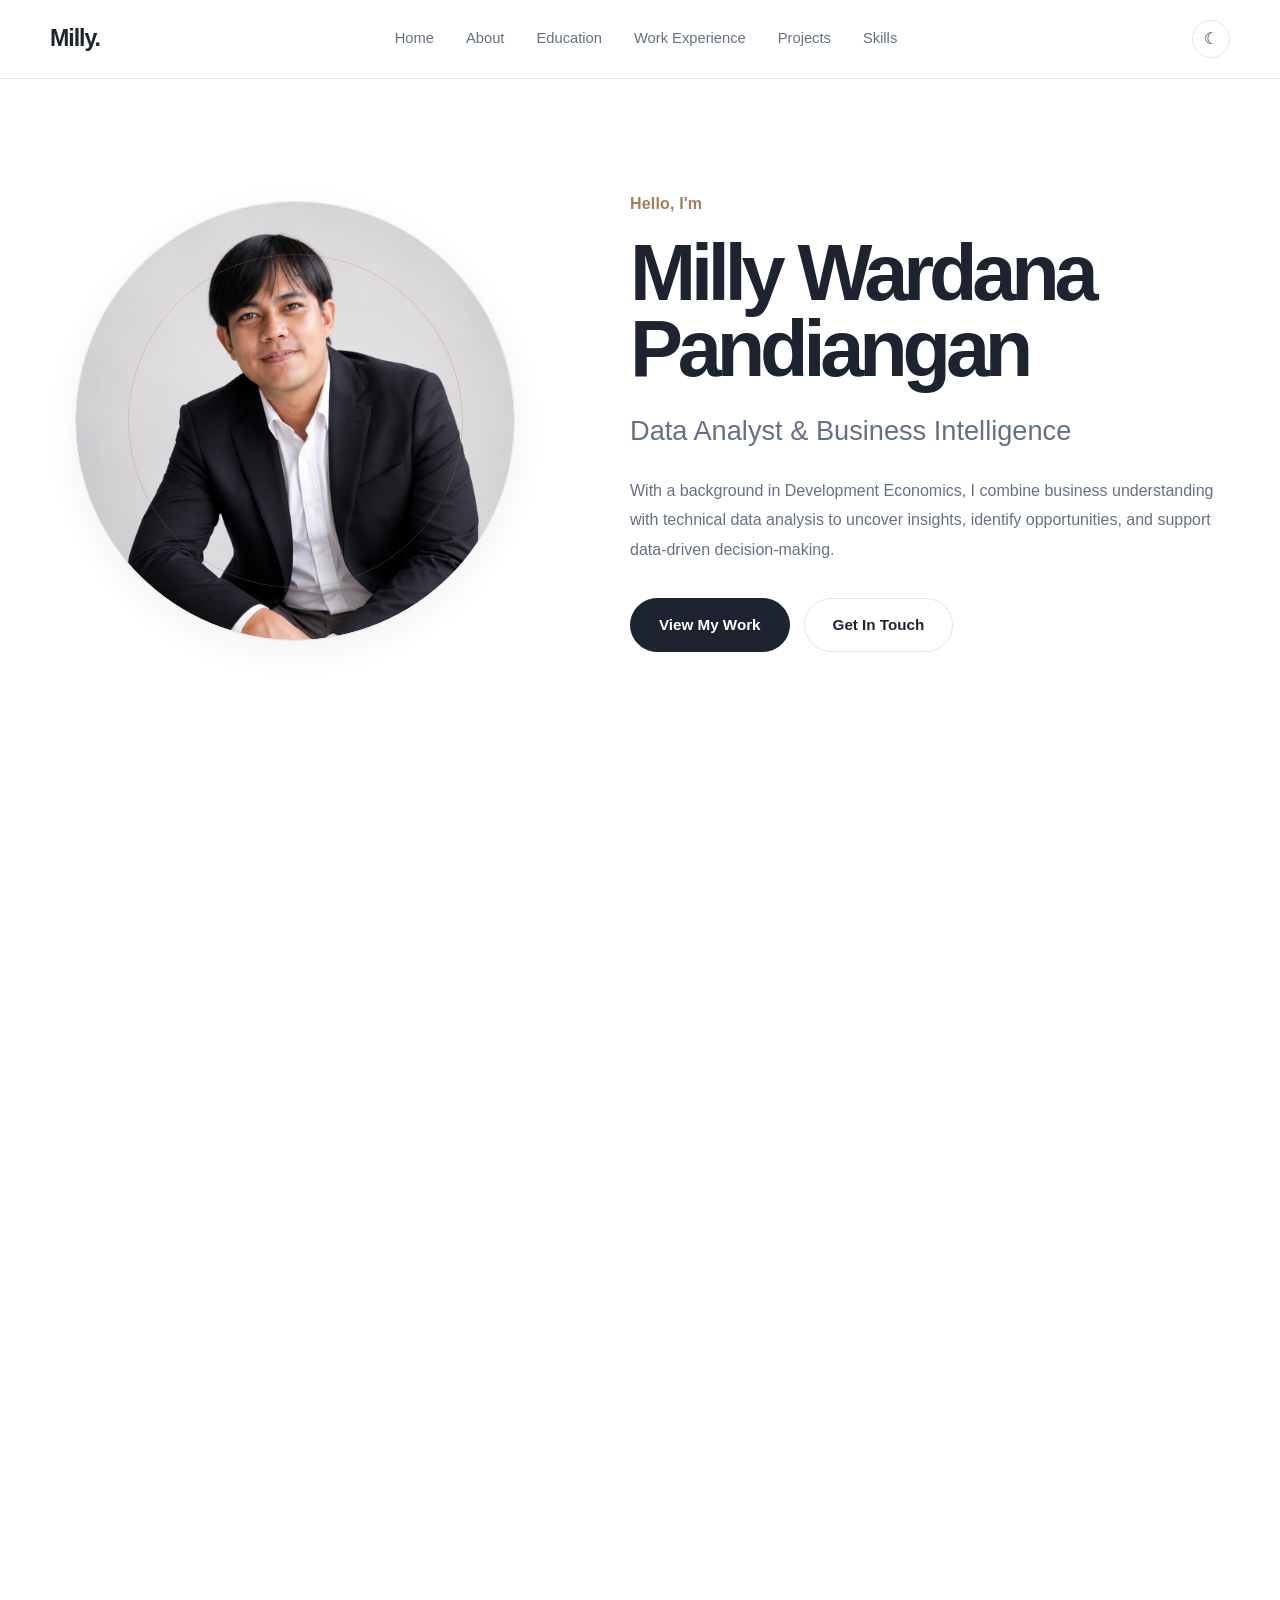
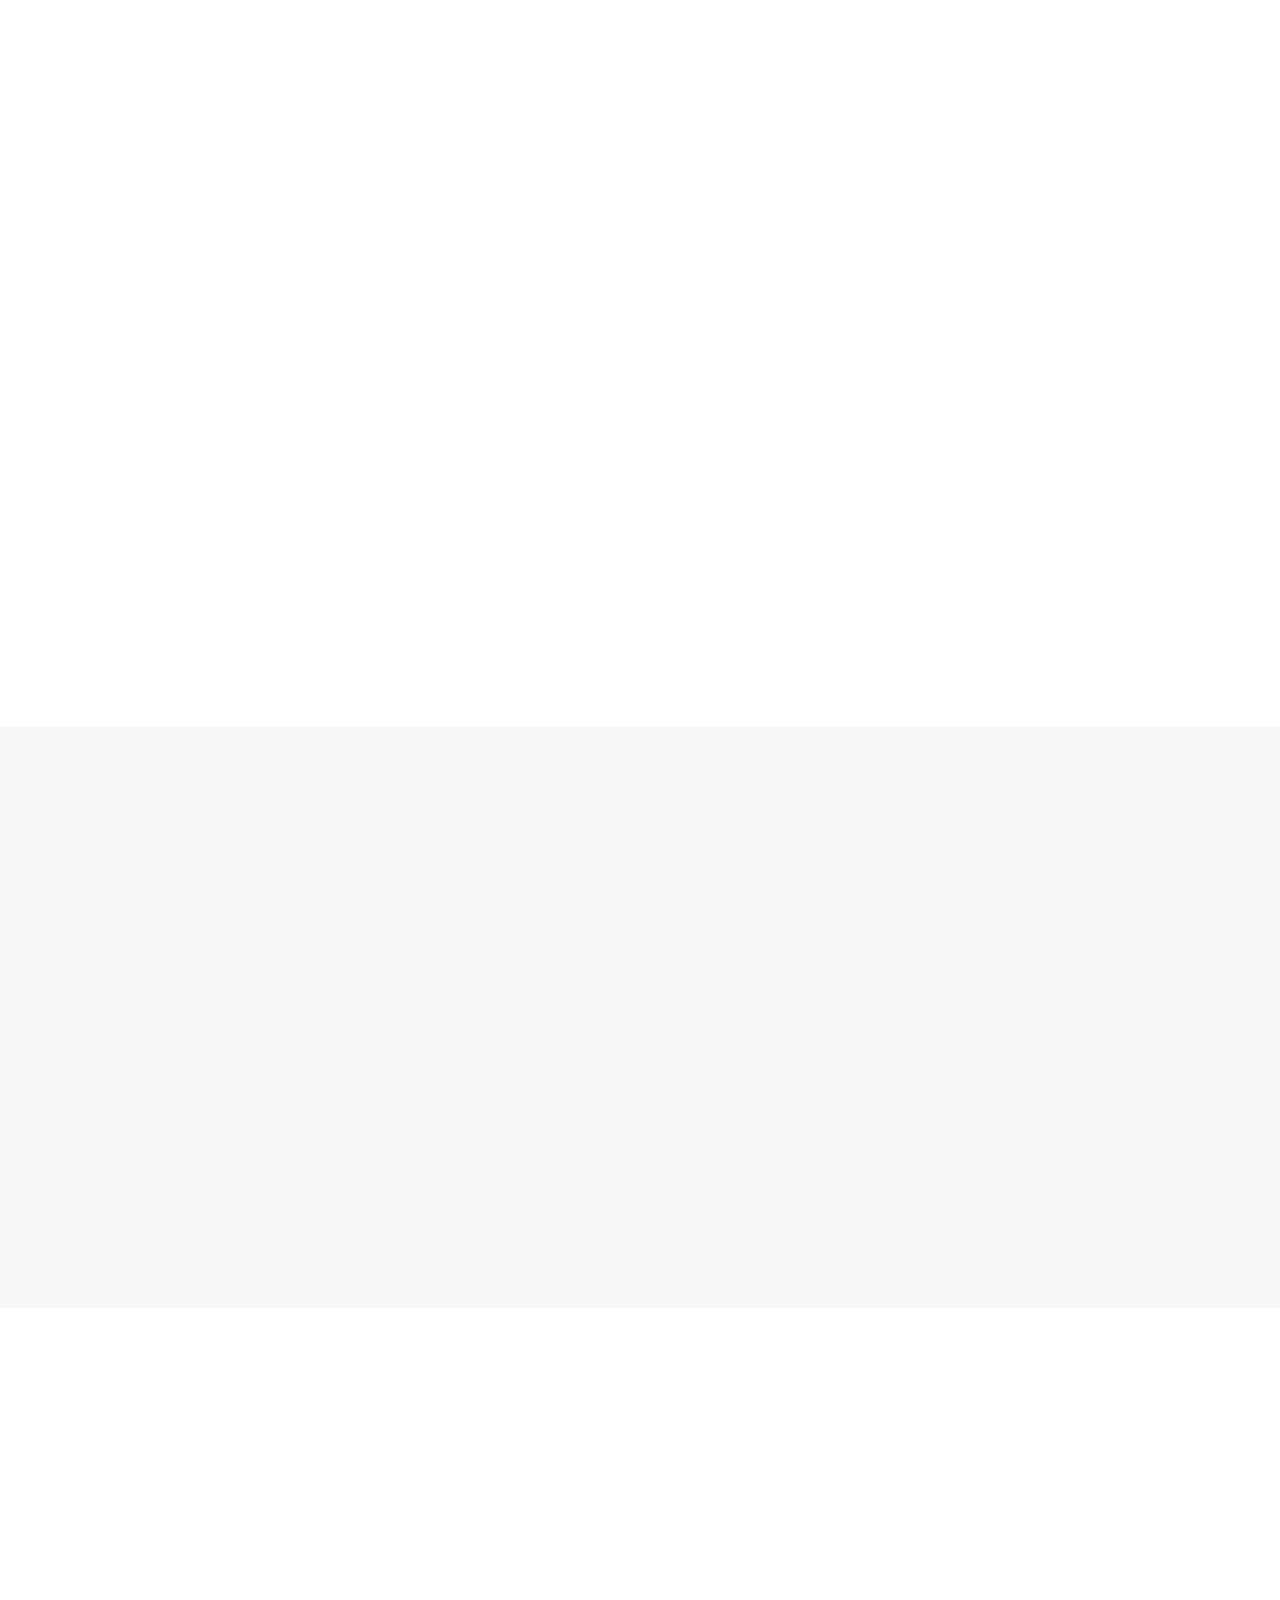
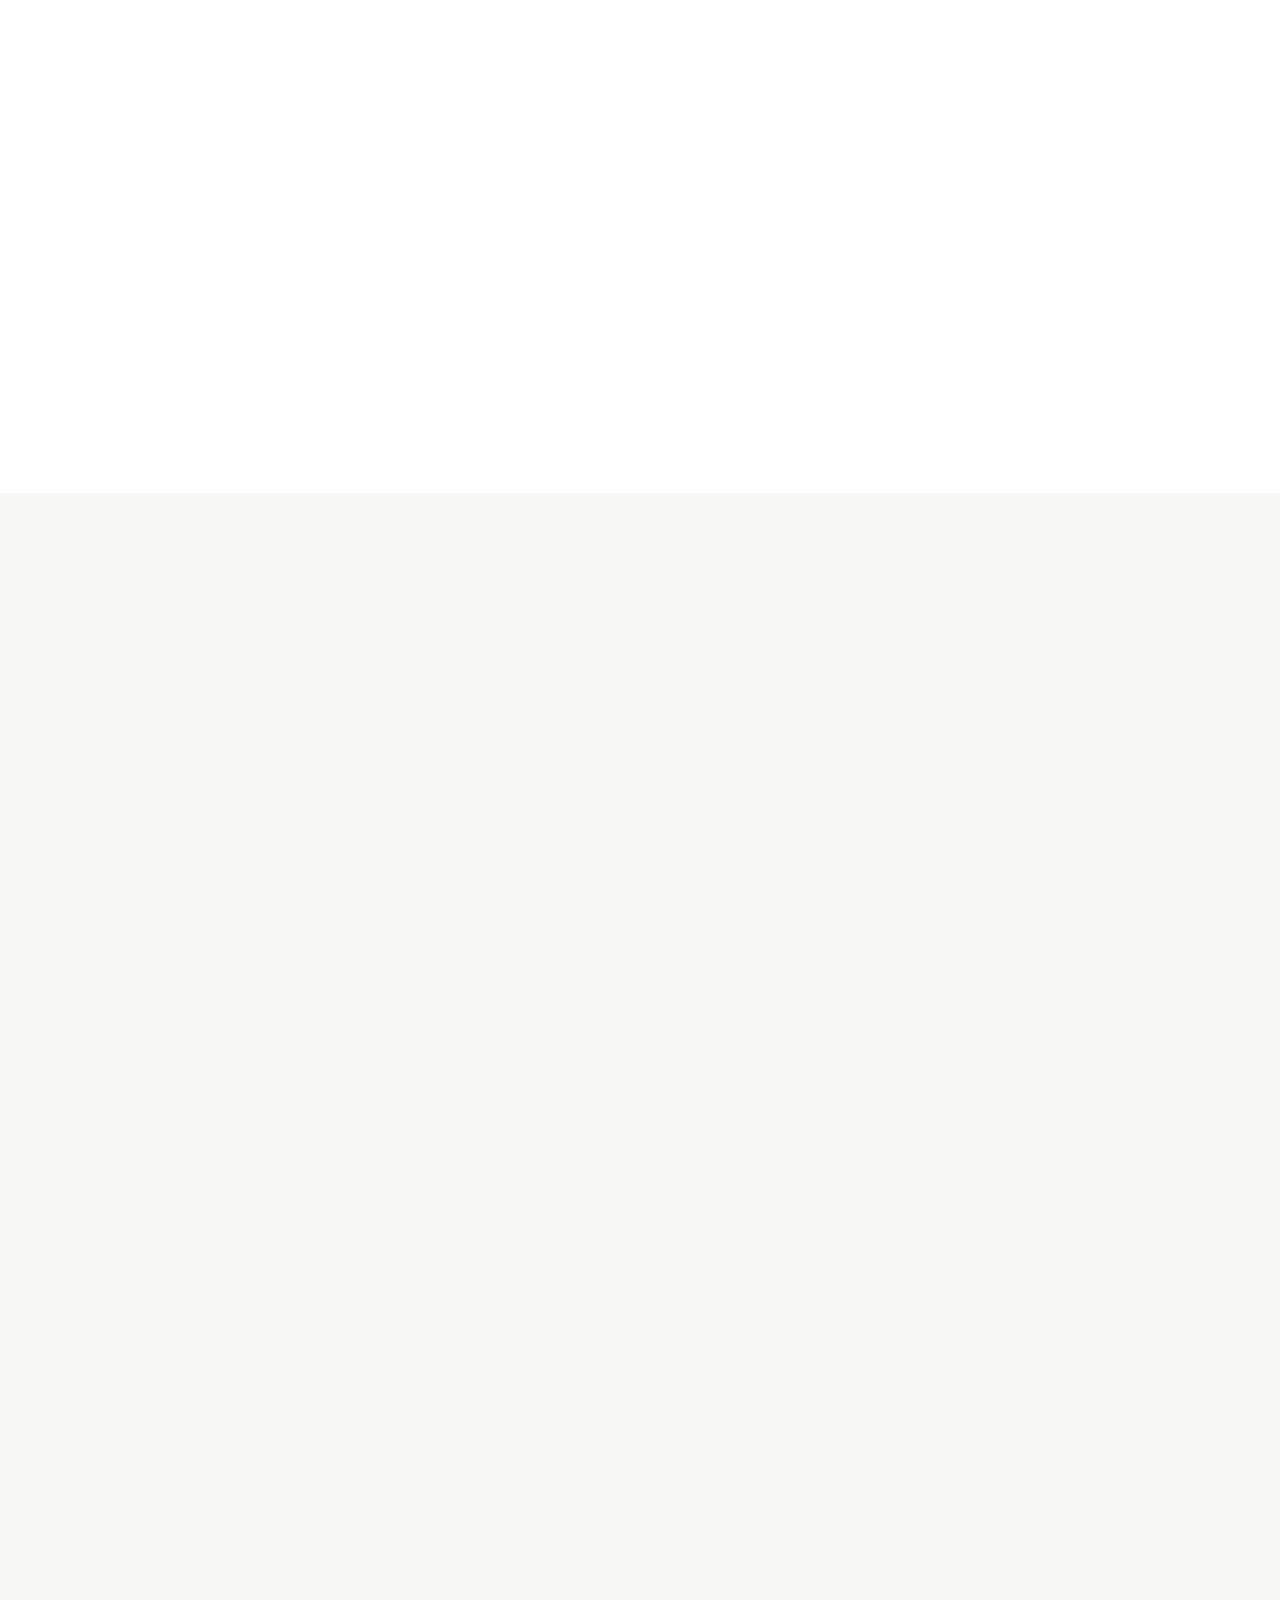
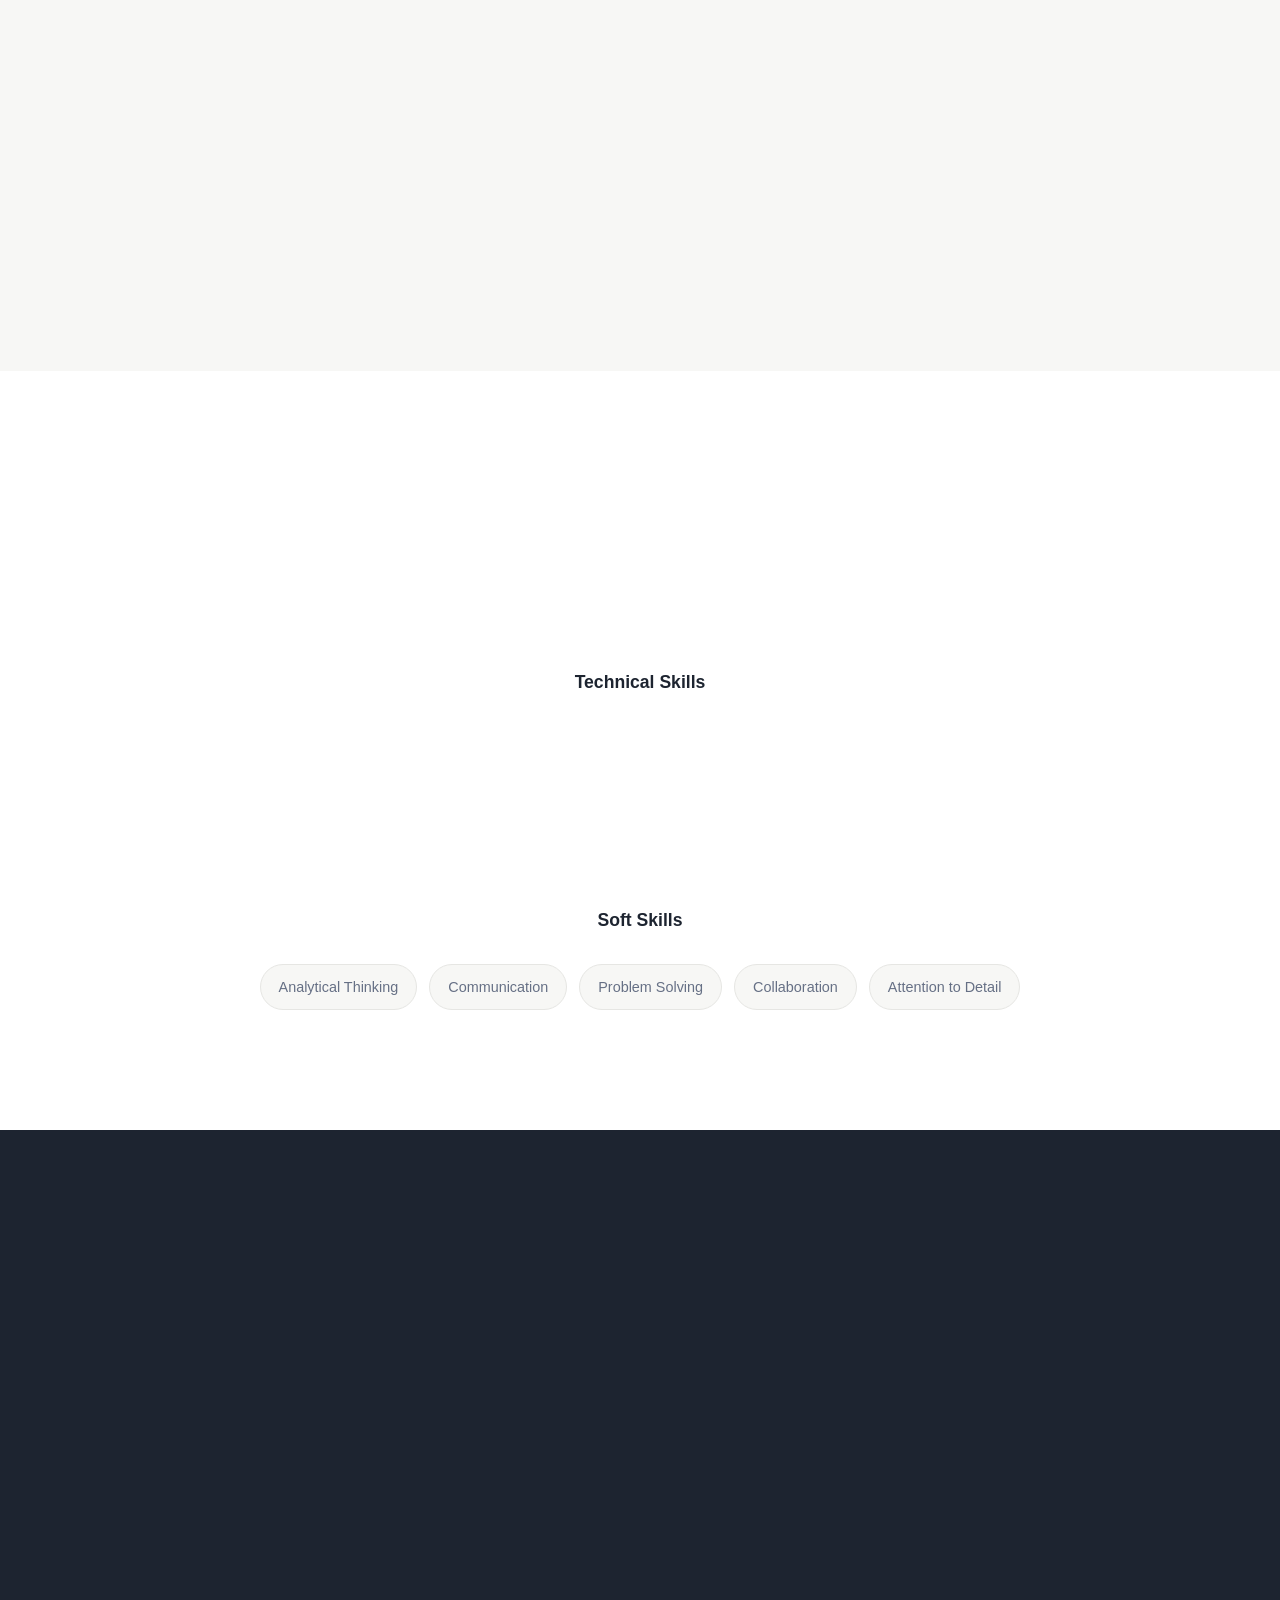
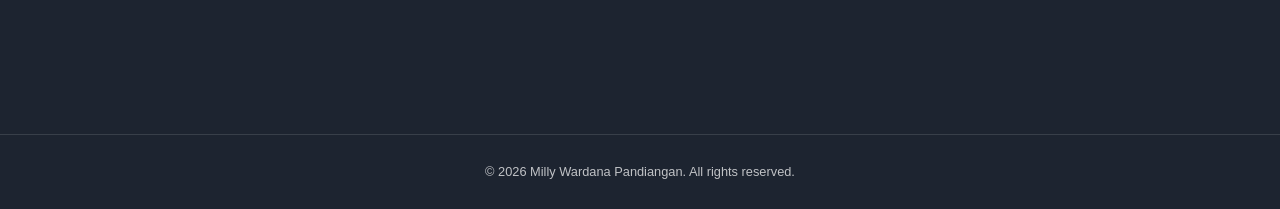
<file: index.html>
<!DOCTYPE html>
<html lang="en">

<head>
    <meta charset="UTF-8">

    <meta
        name="viewport"
        content="width=device-width, initial-scale=1.0"
    >

    <meta
        name="description"
        content="Milly Wardana Pandiangan — Data Analyst and Business Analytics portfolio."
    >

    <title>
        Milly Wardana Pandiangan | Data Analyst
    </title>

    <link rel="stylesheet" href="css/style.css">
</head>


<body>

    <!-- =========================================
         NAVIGATION
    ========================================== -->

    <header class="site-header">

        <nav class="navbar">

            <a href="#home" class="logo">
                Milly.
            </a>


            <div class="nav-links" id="navLinks">

                <a href="#home">Home</a>

                <a href="#about">About</a>

                <a href="#education">Education</a>

                <a href="#experience">
                    Work Experience
                </a>

                <a href="#projects">Projects</a>

                <a href="#skills">Skills</a>

            </div>


            <div class="nav-actions">

                <!-- Theme Toggle -->

                <button
                    class="theme-toggle"
                    id="themeToggle"
                    type="button"
                    aria-label="Toggle dark mode"
                >
                    <span class="theme-icon">☾</span>
                </button>


                <!-- Mobile Menu -->

                <button
                    class="menu-toggle"
                    id="menuToggle"
                    type="button"
                    aria-label="Open navigation menu"
                    aria-expanded="false"
                >
                    <span></span>
                    <span></span>
                    <span></span>
                </button>

            </div>

        </nav>

    </header>



    <!-- =========================================
         MAIN CONTENT
    ========================================== -->

    <main>


        <!-- =====================================
             HOME
        ====================================== -->

        <section
            id="home"
            class="hero section"
        >

            <div class="hero-visual">

              <div class="hero-photo">
    <img
        src="assets/images/profile.jpeg"
        alt="Milly Wardana Pandiangan"
        class="profile-image"
    >
</div>

            </div>


            <div class="hero-content">

                
                <p class="hero-greeting">
                    Hello, I'm
                </p>
                
                <h1>
                    Milly Wardana
                    <span>Pandiangan</span>
                </h1>
                
                <h2>
                    Data Analyst &amp; Business Intelligence
                </h2>
                
                <p class="hero-description">
                    With a background in Development Economics, I combine
                    business understanding with technical data analysis
                    to uncover insights, identify opportunities, and
                    support data-driven decision-making.
                </p>


                <div class="hero-actions">

                    <a
                        href="#projects"
                        class="button button-primary"
                    >
                        View My Work
                    </a>


                    <a
                        href="#contact"
                        class="button button-secondary"
                    >
                        Get In Touch
                    </a>

                </div>

            </div>

        </section>


        
        <!-- =====================================
                     ABOUT
            ====================================== -->
        
        <section
            id="about"
            class="section about-section"
        >
        
            <div class="section-heading">
        
                <p class="section-label">
                    ABOUT ME
                </p>
        
                <h2>
                    Turning Data Into
                    <span>Insights</span>
                </h2>
        
            </div>
        
            <div class="about-content">
        
                <p>
                    My background in Development Economics has shaped the way
                    I understand business challenges, economic behavior, and
                    the factors behind decision-making. I am interested in
                    using data not only to identify patterns, but also to
                    understand the business context behind them.
                </p>
        
                <p>
                    Through my experience as a Digital Data Developer at
                    BPVP Sorong and my Full-Stack Data Analytics training
                    at RevoU, I have developed practical skills in data
                    management, analysis, and visualization using tools such
                    as SQL, Python, Excel, and Tableau. These experiences
                    have strengthened my ability to translate raw data
                    into meaningful insights.
                </p>
        
                <p>
                    I aim to bridge business understanding with technical
                    data analysis to uncover opportunities, investigate
                    problems, and support data-driven decisions. I am eager
                    to keep learning, collaborate with cross-functional
                    teams, and contribute to business growth through
                    analytical thinking and actionable insights.
                </p>
        
            </div>
        
        </section>

        
        <!-- =====================================
                     EDUCATION
        ===================================== -->
        
        <section
            id="education"
            class="section education-section"
        >
        
            <div class="section-heading">
        
                <p class="section-label">
                    EDUCATION
                </p>
        
                <h2>
                    Education
                </h2>
        
            </div>
        
            <div class="education-grid">
        
                <!-- UNIVERSITAS TERBUKA -->
        
                <article class="education-card">
                
                    <div class="card-content">
                
                        <div class="education-institution">
                
                            <img
                                src="assets/images/2549px-Logo_Universitas_Terbuka.svg.png"
                                alt="Universitas Terbuka logo"
                                class="education-logo"
                            >
                
                            <p class="card-institution">
                                Universitas Terbuka
                            </p>
                
                        </div>
                
                        <div class="card-top">
                
                            <span class="card-period">
                                <i class="fa-regular fa-calendar-days"
                                   aria-hidden="true"></i>
                                Mar 2021 – Mar 2025
                            </span>
                
                        </div>
                
                        <h3>
                            Bachelor's Degree in Development Economics
                        </h3>
                
                        <p class="card-description">
                            Conducted academic research using SPSS to
                            examine the relationship between educational
                            attainment, labor force participation, and
                            economic growth.
                        </p>
                
                        <p class="card-description">
                            <strong>GPA:</strong> 3.41
                        </p>
                
                    </div>
                
                </article>
        
        
                <!-- REVOU -->
        
                <article class="education-card">
        
                    <div class="card-content">
        
                        <div class="education-institution">
        
                            <img
                                src="assets/images/Logo-RevoU-5.png"
                                alt="RevoU logo"
                                class="education-logo"
                            >
        
                            <p class="card-institution">
                                RevoU
                            </p>
        
                        </div>

                         <div class="card-top">
        
                        <span class="card-period">
                            <i class="fa-regular fa-calendar-days"
                               aria-hidden="true"></i>
                            Oct 2025 – Sep 2026
                        </span>
        
                    </div>
        
                        <h3>
                            Full-Stack Data Analytics Program
                        </h3>
        
                        <p class="card-description">
                            Completed training in end-to-end data analytics,
                            covering business understanding, data analysis,
                            and data visualization to solve real-world
                            business problems.
                        </p>
        
                    </div>
        
                </article>
        
            </div>
        
        </section>

        
        <!-- =====================================
                     CERTIFICATIONS
        ===================================== -->
        
        <section
            id="certifications"
            class="section certifications-section"
        >
        
            <div class="section-heading">
        
                <p class="section-label">
                    CERTIFICATIONS
                </p>
        
                <h2>
                    Learning &amp;
                    Certifications
                </h2>
        
            </div>
        
            <div class="certifications-grid">
        
                <!-- FULL-STACK DATA ANALYTICS -->
        
                <article class="certification-card">
        
                    <img
                        src="assets/images/Logo-RevoU-5.png"
                        alt="RevoU logo"
                        class="certification-logo"
                    >
        
                    <div class="certification-content">
        
                        <h3>
                            Full-Stack Data Analytics
                        </h3>
        
                        <p class="certification-issuer">
                            RevoU
                        </p>
        
                        <p class="certification-date">
                            March 2026
                        </p>
        
                        <a
                            href="assets/certificates/certificate-fsda-revou.pdf"
                            target="_blank"
                            rel="noopener noreferrer"
                            class="certification-link"
                        >
                            View Certificate
                        </a>
        
                    </div>
        
                </article>
        
        
                <!-- INTRO TO DATA ANALYTICS -->
        
                <article class="certification-card">
        
                    <img
                        src="assets/images/Logo-RevoU-5.png"
                        alt="RevoU logo"
                        class="certification-logo"
                    >
        
                    <div class="certification-content">
        
                        <h3>
                            Intro to Data Analytics
                        </h3>
        
                        <p class="certification-issuer">
                            RevoU
                        </p>
        
                        <p class="certification-date">
                            September 2025
                        </p>
        
                        <a
                            href="assets/certificates/certificate-intro-data-analytics-revou.pdf"
                            target="_blank"
                            rel="noopener noreferrer"
                            class="certification-link"
                        >
                            View Certificate
                        </a>
        
                    </div>
        
                </article>
        
        
                <!-- DIGITAL DATA DEVELOPER -->
        
                <article class="certification-card">
        
                    <img
                        src="assets/images/logo%20kemnaker.jpg"
                        alt="Kemnaker logo"
                        class="certification-logo"
                    >
        
                    <div class="certification-content">
        
                        <h3>
                            Digital Data Developer
                        </h3>
        
                        <p class="certification-issuer">
                            Kemnaker · BPVP Sorong
                        </p>
        
                        <p class="certification-date">
                            May 2026
                        </p>
        
                        <a
                            href="assets/certificates/certificate-digital-data-developer.pdf"
                            target="_blank"
                            rel="noopener noreferrer"
                            class="certification-link"
                        >
                            View Certificate
                        </a>
        
                    </div>
        
                </article>
        
        
                <!-- OFFICE ADMINISTRATION -->
        
                <article class="certification-card">
        
                    <img
                        src="assets/images/logo-bnsp.png"
                        alt="BNSP logo"
                        class="certification-logo"
                    >
        
                    <div class="certification-content">
        
                        <h3>
                            Office Administration
                        </h3>
        
                        <p class="certification-issuer">
                            BNSP · LSP BPVP Sorong
                        </p>
        
                        <p class="certification-date">
                            June 2026
                        </p>
        
                        <a
                            href="assets/certificates/certificate-office-administration-bnsp.pdf"
                            target="_blank"
                            rel="noopener noreferrer"
                            class="certification-link"
                        >
                            View Certificate
                        </a>
        
                    </div>
        
                </article>
        
            </div>
        
        </section>

                
        <!-- =====================================
             WORK EXPERIENCE
        ====================================== -->
        
        <section id="experience" class="section experience-section">
        
            <div class="section-heading">
                <p class="section-label">WORK EXPERIENCE</p>
                <h2>Professional Experience</h2>
            </div>
        
            <div class="experience-list">
        
                <article class="experience-item">
        
                    <!-- Header: organization and period -->
                    <div class="experience-header">
        
                        <div class="experience-heading-main">
        
                            <div class="experience-organization">
                                <img
                                    src="assets/images/logo-bpvp-sorong.png"
                                    alt="BPVP Sorong logo"
                                    class="experience-logo"
                                >
        
                                <h3 class="experience-company-name">
                                    BPVP Sorong — Kemnaker
                                </h3>
                            </div>
        
                            <p class="experience-role">
                                Digital Data Developer — Internship
                            </p>
        
                        </div>
        
                        <p class="experience-date">
                            Nov 2025 – May 2026
                        </p>
        
                    </div>
        
                    <!-- Key contributions -->
                    <ul class="experience-achievements">
        
                        <li>
                            Managed over 2,000 recruitment and training
                            participant records, improving data consistency
                            and supporting reporting and record management.
                        </li>
        
                        <li>
                            Analyzed 474 satisfaction survey responses and
                            developed an interactive Tableau dashboard covering
                            August–December 2025 to present satisfaction scores
                            and participant demographics.
                        </li>
        
                        <li>
                            Developed 7 training registration templates,
                            monitored the SkillHub dashboard, and delivered
                            weekly enrollment monitoring reports.
                        </li>
        
                        <li>
                            Managed two WhatsApp groups with over 500 members,
                            supporting information accessibility and service
                            responsiveness.
                        </li>
        
                    </ul>
        
                </article>
        
            </div>
        
        </section>


        
        <!-- =====================================
             PROJECTS
        ====================================== -->

        <section
            id="projects"
            class="section projects-section"
        >

            <div class="section-heading">

                <p class="section-label">
                    SELECTED WORK
                </p>

                <h2>
                    Projects
                </h2>

                <p class="section-description">
                    A selection of data analytics projects focused on
                    solving business problems through data.
                </p>

            </div>


            <div class="projects-grid">


                <!-- Project 1: Customer Analytics Dashboard -->

                <article class="project-card">

                    <div class="project-image">
                        <img
                            src="assets/images/customer-analytics.png"
                            alt="Telkom Indonesia Customer Analytics Dashboard"
                            loading="lazy"
                        >
                    </div>

                    <div class="project-content">

                        <p class="project-category">
                            RevoU × Telkom Indonesia
                        </p>

                        <h3>
                            Residential Broadband
                            Customer Analytics Dashboard
                        </h3>

                        <p>
                            An interactive Tableau dashboard built to monitor
                            customer growth, revenue performance, network
                            quality, and churn-related KPIs to support
                            data-informed business decisions.
                        </p>

                      <a href="project-customer-analytics.html" class="project-link">
                            View Project →
                        </a>

                    </div>

                </article>


                <!-- Project 2: Churn Prediction -->

                <article class="project-card">

                   <div class="project-image">
                        <img
                            src="assets/images/churn-shap.png"
                            alt="Customer Churn Prediction Model Interpretability using SHAP"
                            loading="lazy"
                        >
                    </div>

                    <div class="project-content">

                        <p class="project-category">
                            RevoU × Telkom Indonesia
                        </p>

                        <h3>
                            Residential Broadband
                            Churn Prediction
                        </h3>

                        <p>
                            A machine learning project exploring customer
                            churn patterns, comparing predictive models,
                            and identifying high-risk customers to support
                            retention prioritization.
                        </p>

                        <a href="project-churn-prediction.html" 
                        class="project-link">
                            View Project
                        </a>

                    </div>

                </article>


                <!-- Project 3: FIP -->

                <article class="project-card">

                    <div class="project-image">
                        <img
                            src="assets/images/revofin-loan-analysis.png"
                            alt="RevoFin Loan Portfolio and Credit Risk Analysis"
                            loading="lazy"
                        >
                    </div>

                    <div class="project-content">

                        <p class="project-category">
                            RevoU · FIP
                        </p>

                        <h3>
                            RevoFin Loan Portfolio
                            Reporting & Credit Risk Analysis
                        </h3>

                        <p>
                            A finance analytics case study focused on loan
                            portfolio reporting and credit risk analysis
                            to help translate financial data into
                            actionable business insights.
                        </p>

                        <a href="#" class="project-link">
                            View Project →
                        </a>

                    </div>

                </article>


                <!-- Project 4: EcommerU -->

                <article class="project-card">

                    <div class="project-image">
                        <img
                            src="assets/images/ecommerce-market-basket.png"
                            alt="E-commerce Market Basket Analysis: Support, Confidence, and Lift"
                            loading="lazy"
                        >
                    </div>

                    <div class="project-content">

                        <p class="project-category">
                            RevoU · EcommerU
                        </p>

                        <h3>
                            E-commerce
                            Market Basket Analysis
                        </h3>

                        <p>
                            Analyzing transaction data and product
                            associations to uncover purchasing patterns
                            and explore cross-selling opportunities
                            using market basket analysis.
                        </p>

                        <a href="#" class="project-link">
                            View Project →
                        </a>

                    </div>

                </article>


            </div>

        </section>




        <!-- =====================================
             SKILLS
        ====================================== -->

        <section
            id="skills"
            class="section skills-section"
        >

            <div class="section-heading">

                <p class="section-label">
                    SKILLS
                </p>

                <h2>
                    Technical &amp;
                    Soft Skills
                </h2>

            </div>


            <div class="skills-group">

                <h3>
                    Technical Skills
                </h3>


                <div class="technical-skills">

                    <div class="skill-item">
                        <span>SQL</span>
                    </div>

                    <div class="skill-item">
                        <span>Python</span>
                    </div>

                    <div class="skill-item">
                        <span>Tableau</span>
                    </div>

                    <div class="skill-item">
                        <span>Excel</span>
                    </div>

                    <div class="skill-item">
                        <span>BigQuery</span>
                    </div>

                </div>

            </div>


            <div class="skills-group">

                <h3>
                    Soft Skills
                </h3>


                <div class="soft-skills">

                    <span>
                        Analytical Thinking
                    </span>

                    <span>
                        Communication
                    </span>

                    <span>
                        Problem Solving
                    </span>

                    <span>
                        Collaboration
                    </span>

                    <span>
                        Attention to Detail
                    </span>

                </div>

            </div>

        </section>



        <!-- =====================================
             CONTACT
        ====================================== -->

        <section
            id="contact"
            class="contact-section"
        >

            <div class="contact-content">

                <p class="section-label">
                    GET IN TOUCH
                </p>


                <h2>
                    Let's connect
                    <span>and create impact.</span>
                </h2>


                <p>
                    Interested in discussing data analytics,
                    business insights, or potential opportunities?
                    Feel free to reach out.
                </p>


                <div class="contact-links">

                    <a
                        href="https://www.linkedin.com/in/millypandiangan"
                        target="_blank"
                        rel="noopener noreferrer"
                    >
                        LinkedIn
                    </a>


                    <a
                        href="mailto:your-email@example.com"
                    >
                        Email
                    </a>


                    <a
                        href="https://github.com/millypandiangan-coder"
                        target="_blank"
                        rel="noopener noreferrer"
                    >
                        GitHub
                    </a>

                </div>

            </div>

        </section>

    </main>



    <!-- =========================================
         FOOTER
    ========================================== -->

    <footer class="site-footer">

        <p>
            © 2026 Milly Wardana Pandiangan.
            All rights reserved.
        </p>

    </footer>



    <!-- =========================================
         JAVASCRIPT
    ========================================== -->

    <script src="js/script.js"></script>

</body>

</html>
</file>
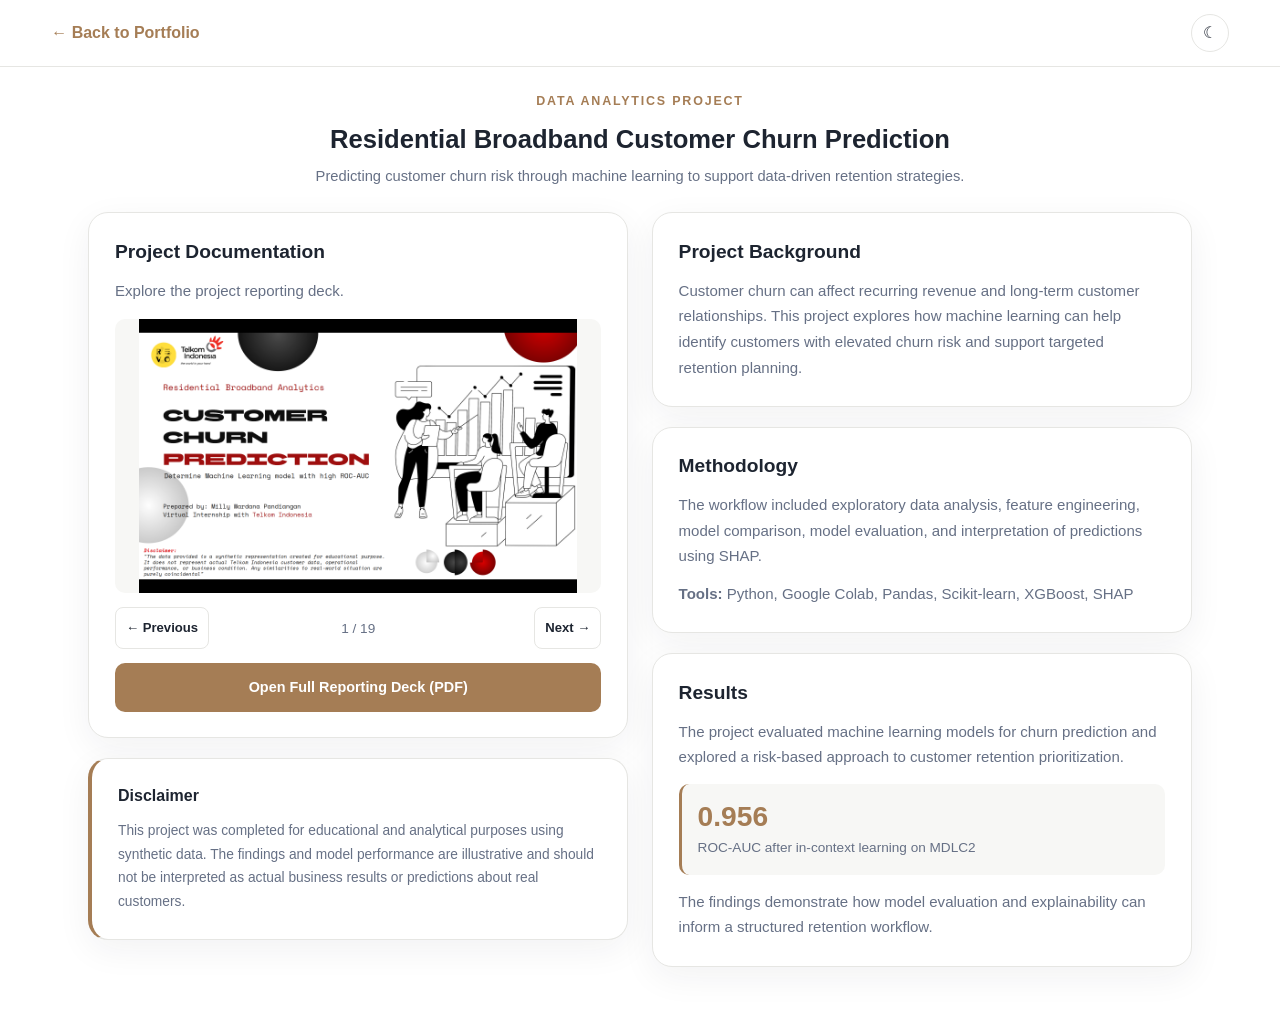
<file: porject-churn-prediction.html>
<!DOCTYPE html>
<html lang="en">
<head>
    <meta charset="UTF-8">
    <meta name="viewport" content="width=device-width, initial-scale=1.0">
    <meta name="description" content="Residential Broadband Customer Churn Prediction project using Python and machine learning.">

    <title>Customer Churn Prediction | Milly Pandiangan</title>

    <link rel="stylesheet" href="css/style.css">
    <link rel="stylesheet" href="css/project-detail.css">
</head>
<body>

    <header class="project-header">
        <a href="index.html" class="back-link">
            &larr; Back to Portfolio
        </a>

        <button class="theme-toggle" id="theme-toggle" type="button"
            aria-label="Toggle dark mode">
            <span id="theme-icon">&#9790;</span>
        </button>
    </header>

    <main class="project-detail-container">

        <section class="project-intro">
            <p class="project-label">DATA ANALYTICS PROJECT</p>
            <h1>Residential Broadband Customer Churn Prediction</h1>
            <p class="project-subtitle">
                Predicting customer churn risk through machine learning
                to support data-driven retention strategies.
            </p>
        </section>

        <section class="project-detail-grid">

            <div class="project-left-column">

                <article class="detail-card slide-card">
                    <div class="card-heading">
                        <h2>Project Documentation</h2>
                        <p>Explore the project reporting deck.</p>
                    </div>

                    <div class="slide-viewer">
                        <img
                            id="project-slide"
                            src="assets/images/churn-slides/churn-slide-01.png"
                            alt="Customer churn prediction project slide"
                        >
                    </div>

                    <div class="slide-controls">
                        <button id="prev-slide" type="button"
                            aria-label="Previous slide">
                            &#8592; Previous
                        </button>

                        <span id="slide-counter" aria-live="polite">1 / 19</span>

                        <button id="next-slide" type="button"
                            aria-label="Next slide">
                            Next &#8594;
                        </button>
                    </div>

                    <a
                        class="pdf-button"
                        href="assets/documents/churn-prediction-reporting-deck.pdf"
                        target="_blank"
                        rel="noopener noreferrer"
                    >
                        Open Full Reporting Deck (PDF)
                    </a>
                </article>

                <aside class="detail-card disclaimer-card">
                    <h2>Disclaimer</h2>
                    <p>
                        This project was completed for educational and analytical
                        purposes using synthetic data. The findings and model
                        performance are illustrative and should not be interpreted
                        as actual business results or predictions about real customers.
                    </p>
                </aside>

            </div>

            <div class="project-right-column">

                <article class="detail-card information-card">
                    <h2>Project Background</h2>
                    <p>
                        Customer churn can affect recurring revenue and long-term
                        customer relationships. This project explores how machine
                        learning can help identify customers with elevated churn
                        risk and support targeted retention planning.
                    </p>
                </article>

                <article class="detail-card information-card">
                    <h2>Methodology</h2>
                    <p>
                        The workflow included exploratory data analysis,
                        feature engineering, model comparison, model evaluation,
                        and interpretation of predictions using SHAP.
                    </p>
                    <p class="tools-line">
                        <strong>Tools:</strong> Python, Google Colab,
                        Pandas, Scikit-learn, XGBoost, SHAP
                    </p>
                </article>

                <article class="detail-card information-card">
                    <h2>Results</h2>
                    <p>
                        The project evaluated machine learning models for churn
                        prediction and explored a risk-based approach to customer
                        retention prioritization.
                    </p>
                    <div class="result-highlight">
                        <span class="result-value">0.956</span>
                        <span class="result-label">
                            ROC-AUC after in-context learning on MDLC2
                        </span>
                    </div>
                    <p>
                        The findings demonstrate how model evaluation and
                        explainability can inform a structured retention workflow.
                    </p>
                </article>

            </div>

        </section>

    </main>

    <script src="js/script.js"></script>
    <script src="js/project-detail.js"></script>

</body>
</html>
</file>
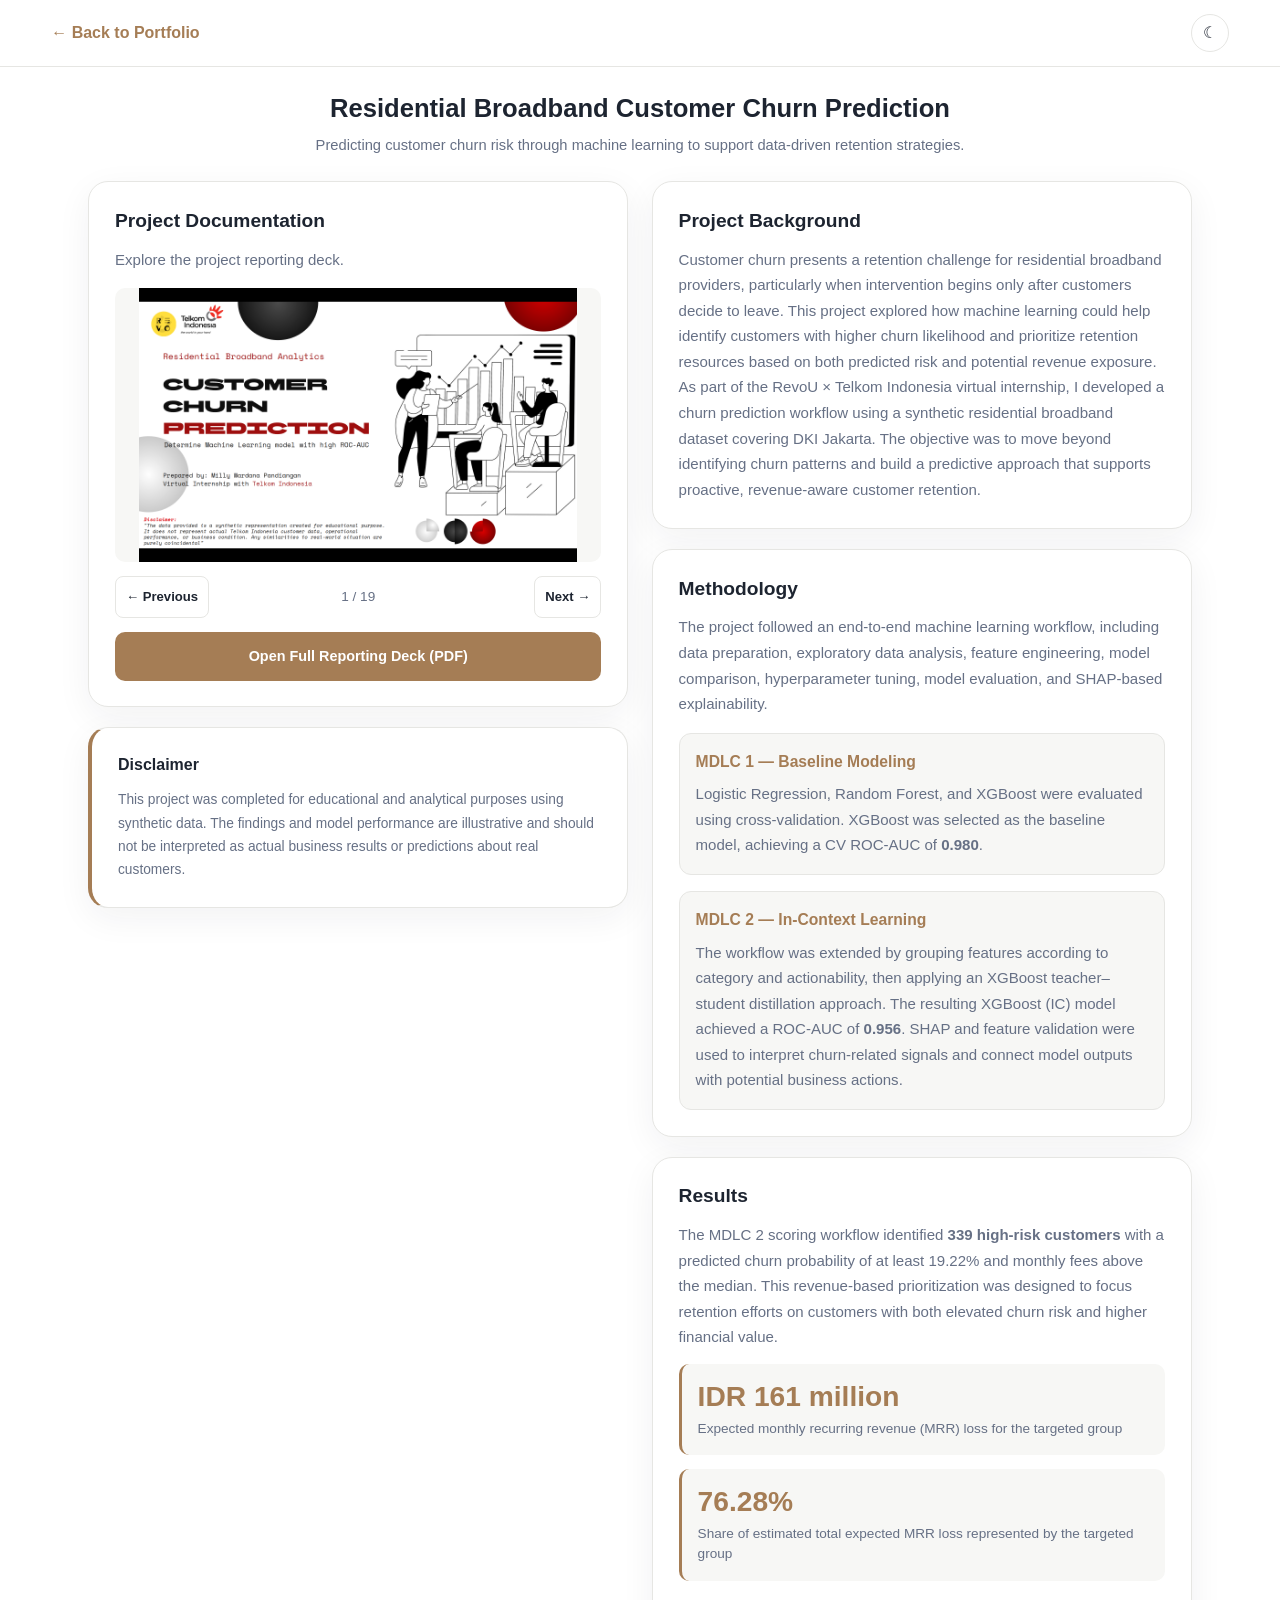
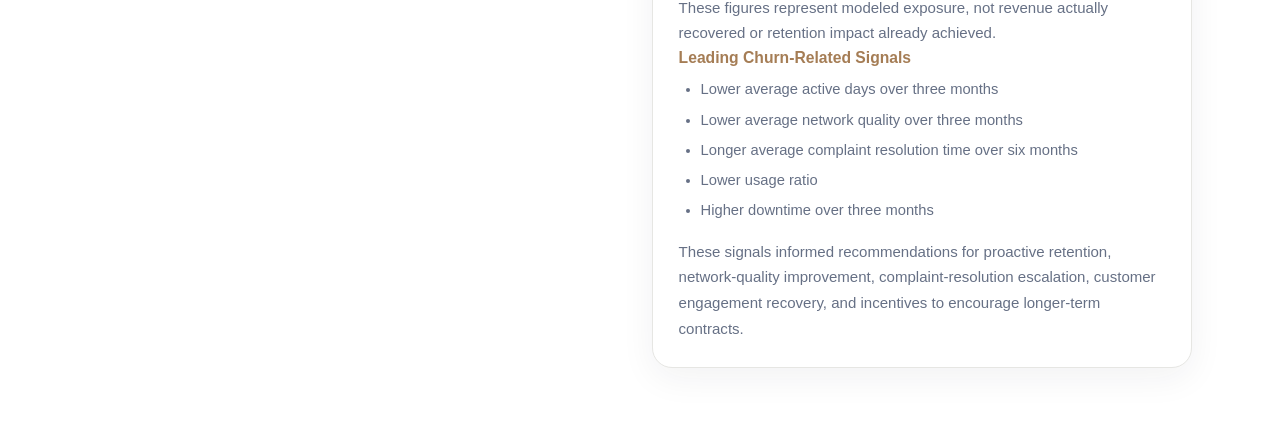
<file: project-churn-prediction.html>
<!DOCTYPE html>
<html lang="en">
<head>
    <meta charset="UTF-8">
    <meta name="viewport" content="width=device-width, initial-scale=1.0">
    <meta name="description" content="Residential Broadband Customer Churn Prediction project using Python and machine learning.">

    <title>Customer Churn Prediction | Milly Pandiangan</title>

    <link rel="stylesheet" href="css/style.css">
    <link rel="stylesheet" href="css/project-detail.css">
</head>
<body>

    <header class="project-header">
        <a href="index.html" class="back-link">
            &larr; Back to Portfolio
        </a>

        <button class="theme-toggle" id="theme-toggle" type="button"
            aria-label="Toggle dark mode">
            <span id="theme-icon">&#9790;</span>
        </button>
    </header>

    <main class="project-detail-container">

        <section class="project-intro">
            <h1>Residential Broadband Customer Churn Prediction</h1>
            <p class="project-subtitle">
                Predicting customer churn risk through machine learning
                to support data-driven retention strategies.
            </p>
        </section>

        <section class="project-detail-grid">

            <div class="project-left-column">

                <article class="detail-card slide-card">
                    <div class="card-heading">
                        <h2>Project Documentation</h2>
                        <p>Explore the project reporting deck.</p>
                    </div>

                    <div class="slide-viewer">
                        <img
                            id="project-slide"
                            src="assets/images/churn-slides/churn-slide-01.png"
                            alt="Customer churn prediction project slide"
                        >
                    </div>

                    <div class="slide-controls">
                        <button id="prev-slide" type="button"
                            aria-label="Previous slide">
                            &#8592; Previous
                        </button>

                        <span id="slide-counter" aria-live="polite">1 / 19</span>

                        <button id="next-slide" type="button"
                            aria-label="Next slide">
                            Next &#8594;
                        </button>
                    </div>

                    <a
                        class="pdf-button"
                        href="assets/documents/churn-prediction-reporting-deck.pdf"
                        target="_blank"
                        rel="noopener noreferrer"
                    >
                        Open Full Reporting Deck (PDF)
                    </a>
                </article>

                <aside class="detail-card disclaimer-card">
                    <h2>Disclaimer</h2>
                    <p>
                        This project was completed for educational and analytical
                        purposes using synthetic data. The findings and model
                        performance are illustrative and should not be interpreted
                        as actual business results or predictions about real customers.
                    </p>
                </aside>

            </div>

            <div class="project-right-column">
            
                <article class="detail-card information-card">
                    <h2>Project Background</h2>
            
                    <p>
                        Customer churn presents a retention challenge for residential
                        broadband providers, particularly when intervention begins only
                        after customers decide to leave. This project explored how machine
                        learning could help identify customers with higher churn likelihood
                        and prioritize retention resources based on both predicted risk
                        and potential revenue exposure.
                    </p>
            
                    <p>
                        As part of the RevoU × Telkom Indonesia virtual internship, I
                        developed a churn prediction workflow using a synthetic residential
                        broadband dataset covering DKI Jakarta. The objective was to move
                        beyond identifying churn patterns and build a predictive approach
                        that supports proactive, revenue-aware customer retention.
                    </p>
                </article>
            
                <article class="detail-card information-card">
                    <h2>Methodology</h2>
            
                    <p>
                        The project followed an end-to-end machine learning workflow,
                        including data preparation, exploratory data analysis, feature
                        engineering, model comparison, hyperparameter tuning, model
                        evaluation, and SHAP-based explainability.
                    </p>
            
                    <div class="methodology-block">
                        <h3>MDLC 1 — Baseline Modeling</h3>
                        <p>
                            Logistic Regression, Random Forest, and XGBoost were evaluated
                            using cross-validation. XGBoost was selected as the baseline
                            model, achieving a CV ROC-AUC of <strong>0.980</strong>.
                        </p>
                    </div>
            
                    <div class="methodology-block">
                        <h3>MDLC 2 — In-Context Learning</h3>
                        <p>
                            The workflow was extended by grouping features according to
                            category and actionability, then applying an XGBoost
                            teacher–student distillation approach. The resulting XGBoost
                            (IC) model achieved a ROC-AUC of <strong>0.956</strong>.
                            SHAP and feature validation were used to interpret
                            churn-related signals and connect model outputs with
                            potential business actions.
                        </p>
                    </div>
                </article>
            
                <article class="detail-card information-card">
                    <h2>Results</h2>
            
                    <p>
                        The MDLC 2 scoring workflow identified
                        <strong>339 high-risk customers</strong> with a predicted churn
                        probability of at least 19.22% and monthly fees above the median.
                        This revenue-based prioritization was designed to focus retention
                        efforts on customers with both elevated churn risk and higher
                        financial value.
                    </p>
            
                    <div class="result-highlight">
                        <span class="result-value">IDR 161 million</span>
                        <span class="result-label">
                            Expected monthly recurring revenue (MRR) loss for the targeted
                            group
                        </span>
                    </div>
            
                    <div class="result-highlight">
                        <span class="result-value">76.28%</span>
                        <span class="result-label">
                            Share of estimated total expected MRR loss represented by the
                            targeted group
                        </span>
                    </div>
            
                    <p>
                        These figures represent modeled exposure, not revenue actually
                        recovered or retention impact already achieved.
                    </p>
            
                    <h3>Leading Churn-Related Signals</h3>
                    <ul>
                        <li>Lower average active days over three months</li>
                        <li>Lower average network quality over three months</li>
                        <li>Longer average complaint resolution time over six months</li>
                        <li>Lower usage ratio</li>
                        <li>Higher downtime over three months</li>
                    </ul>
            
                    <p>
                        These signals informed recommendations for proactive retention,
                        network-quality improvement, complaint-resolution escalation,
                        customer engagement recovery, and incentives to encourage
                        longer-term contracts.
                    </p>
                </article>
            
            </div>

        </section>

    </main>

    <script src="js/script.js"></script>
    <script src="js/project-detail.js"></script>

</body>
</html>
</file>
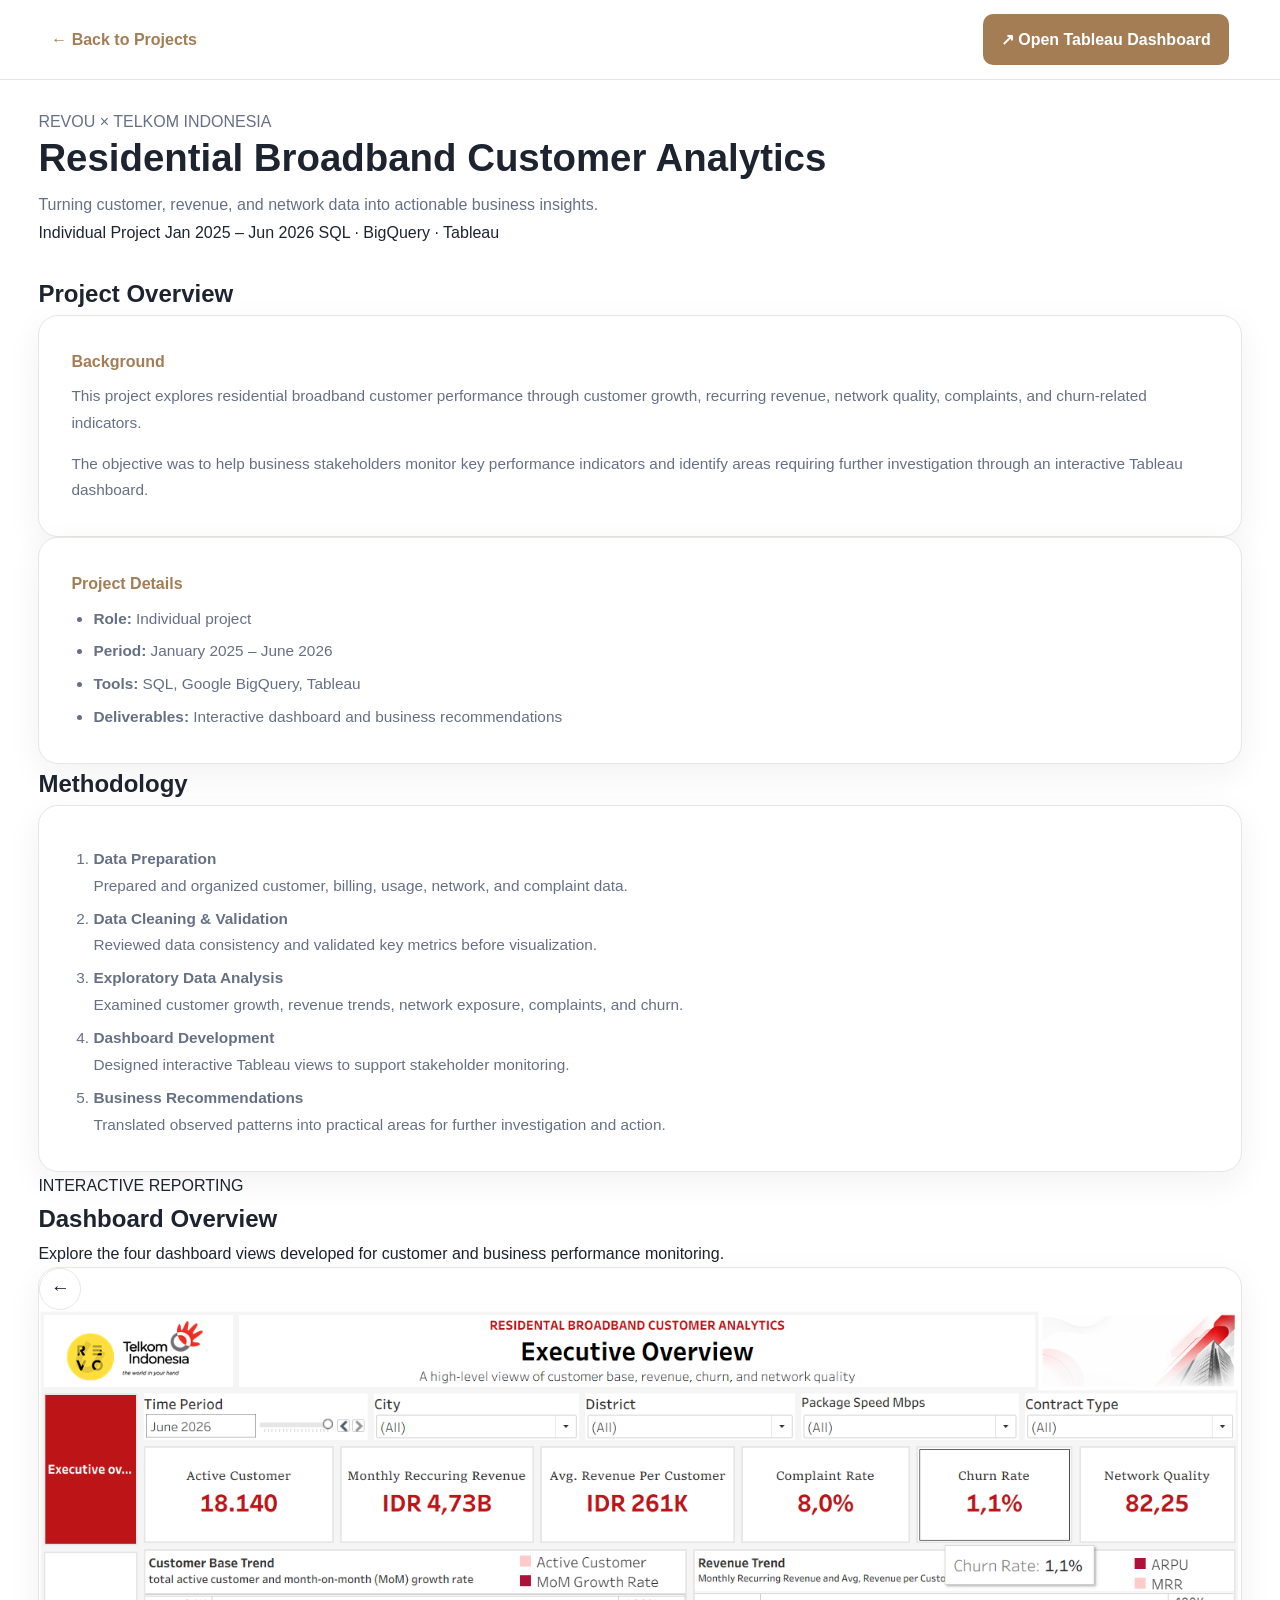
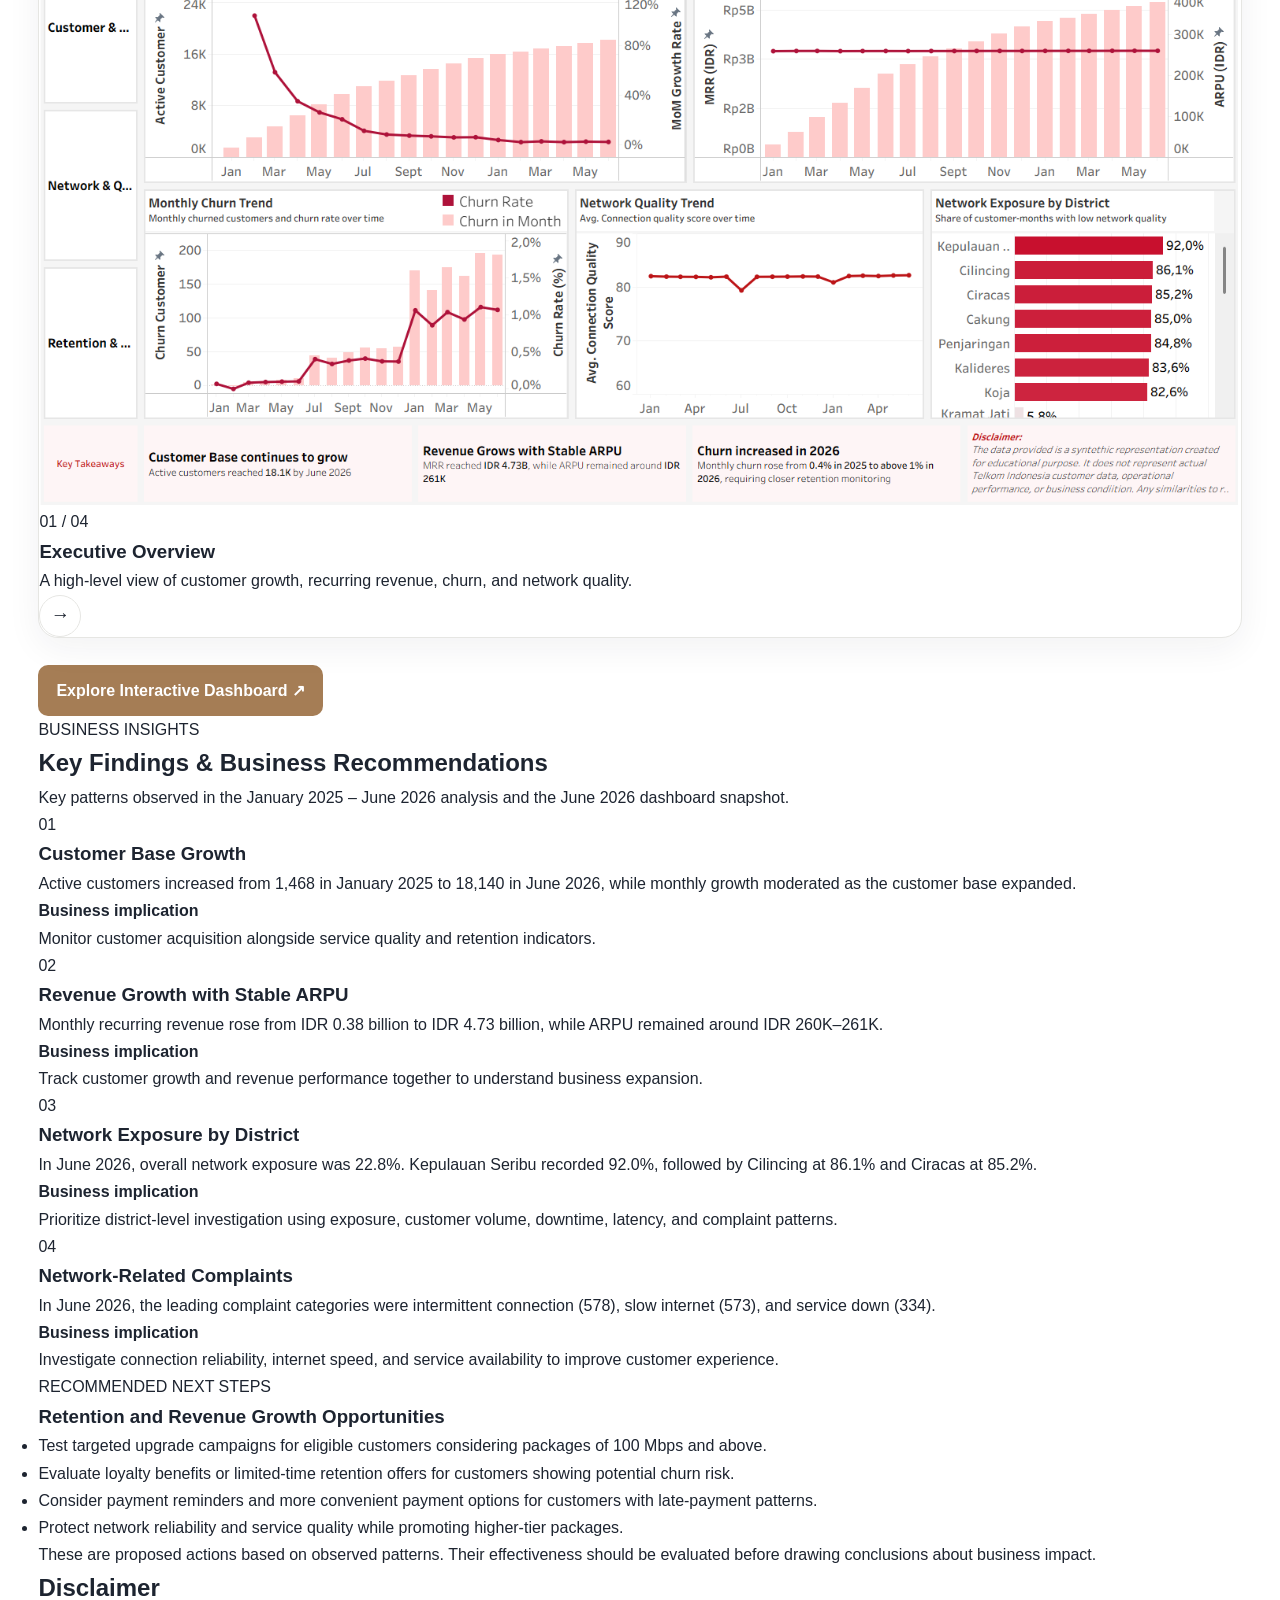
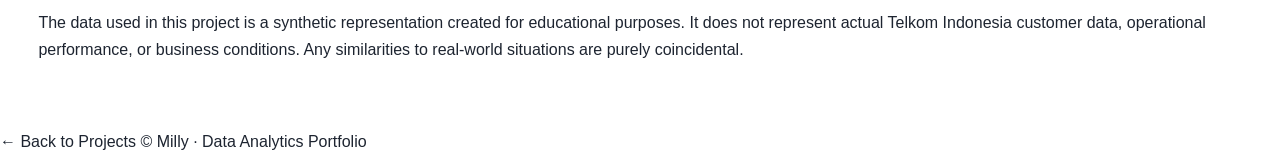
<file: project-customer-analytics.html>
<!DOCTYPE html>
<html lang="en">
<head>
    <meta charset="UTF-8">
    <meta name="viewport" content="width=device-width, initial-scale=1.0">

    <title>Residential Broadband Customer Analytics | Milly</title>
    <meta
        name="description"
        content="An individual customer analytics project exploring customer growth, revenue performance, network quality, and churn patterns."
    >

    <link rel="stylesheet" href="css/style.css">
    <link rel="stylesheet" href="css/project-detail.css">
</head>

<body>

    <header class="detail-header">
        <a href="index.html#projects" class="back-link">
            ← Back to Projects
        </a>

        <a
            href="https://public.tableau.com/app/profile/milly.pandiangan/viz/VirtualProjectCustomerAnalyticsbusinessperfromance/NetworkQuality"
            class="tableau-button"
            target="_blank"
            rel="noopener noreferrer"
        >
            ↗ Open Tableau Dashboard
        </a>
    </header>

    <main class="project-detail">

        <!-- PROJECT INTRODUCTION -->
        <section class="detail-hero">
            <p class="detail-eyebrow">REVOU × TELKOM INDONESIA</p>

            <h1>Residential Broadband Customer Analytics</h1>

            <p class="detail-subtitle">
                Turning customer, revenue, and network data into
                actionable business insights.
            </p>

            <div class="project-meta">
                <span>Individual Project</span>
                <span>Jan 2025 – Jun 2026</span>
                <span>SQL · BigQuery · Tableau</span>
            </div>
        </section>

        <!-- OVERVIEW AND METHODOLOGY -->
        <section class="detail-section overview-layout">

            <div class="overview-column">
                <h2>Project Overview</h2>

                <div class="detail-panel">
                    <h3>Background</h3>
                    <p>
                        This project explores residential broadband
                        customer performance through customer growth,
                        recurring revenue, network quality, complaints,
                        and churn-related indicators.
                    </p>
                    <p>
                        The objective was to help business stakeholders
                        monitor key performance indicators and identify
                        areas requiring further investigation through
                        an interactive Tableau dashboard.
                    </p>
                </div>

                <div class="detail-panel">
                    <h3>Project Details</h3>
                    <ul class="detail-list">
                        <li><strong>Role:</strong> Individual project</li>
                        <li><strong>Period:</strong> January 2025 – June 2026</li>
                        <li><strong>Tools:</strong> SQL, Google BigQuery, Tableau</li>
                        <li><strong>Deliverables:</strong> Interactive dashboard and business recommendations</li>
                    </ul>
                </div>
            </div>

            <div class="overview-column">
                <h2>Methodology</h2>

                <div class="detail-panel">
                    <ol class="method-list">
                        <li>
                            <strong>Data Preparation</strong>
                            <p>Prepared and organized customer, billing, usage, network, and complaint data.</p>
                        </li>
                        <li>
                            <strong>Data Cleaning & Validation</strong>
                            <p>Reviewed data consistency and validated key metrics before visualization.</p>
                        </li>
                        <li>
                            <strong>Exploratory Data Analysis</strong>
                            <p>Examined customer growth, revenue trends, network exposure, complaints, and churn.</p>
                        </li>
                        <li>
                            <strong>Dashboard Development</strong>
                            <p>Designed interactive Tableau views to support stakeholder monitoring.</p>
                        </li>
                        <li>
                            <strong>Business Recommendations</strong>
                            <p>Translated observed patterns into practical areas for further investigation and action.</p>
                        </li>
                    </ol>
                </div>
            </div>

        </section>

        <!-- DASHBOARD CAROUSEL -->
        <section class="detail-section" id="dashboard-overview">

            <div class="section-title">
                <p class="detail-eyebrow">INTERACTIVE REPORTING</p>
                <h2>Dashboard Overview</h2>
                <p>
                    Explore the four dashboard views developed for
                    customer and business performance monitoring.
                </p>
            </div>

            <div class="dashboard-carousel">

                <button
                    class="carousel-arrow"
                    id="previousDashboard"
                    type="button"
                    aria-label="Previous dashboard"
                >←</button>

                <div class="dashboard-frame">
                    <img
                        id="dashboardImage"
                        src="assets/images/customer-analytics.png"
                        alt="Executive overview dashboard showing customer, revenue, network quality, and churn KPIs"
                    >

                    <div class="dashboard-caption">
                        <span id="dashboardCounter">01 / 04</span>
                        <h3 id="dashboardTitle">Executive Overview</h3>
                        <p id="dashboardDescription">
                            A high-level view of customer growth, revenue,
                            churn, and network quality.
                        </p>
                    </div>
                </div>

                <button
                    class="carousel-arrow"
                    id="nextDashboard"
                    type="button"
                    aria-label="Next dashboard"
                >→</button>

            </div>

            <div class="carousel-dots" id="dashboardDots">
                <button type="button" aria-label="Show dashboard 1" class="active"></button>
                <button type="button" aria-label="Show dashboard 2"></button>
                <button type="button" aria-label="Show dashboard 3"></button>
                <button type="button" aria-label="Show dashboard 4"></button>
            </div>

            <div class="dashboard-action">
                <a
                    href="https://public.tableau.com/app/profile/milly.pandiangan/viz/VirtualProjectCustomerAnalyticsbusinessperfromance/NetworkQuality"
                    class="tableau-button"
                    target="_blank"
                    rel="noopener noreferrer"
                >
                    Explore Interactive Dashboard ↗
                </a>
            </div>

        </section>

        <!-- KEY FINDINGS -->
        <section class="detail-section">

            <div class="section-title">
                <p class="detail-eyebrow">BUSINESS INSIGHTS</p>
                <h2>Key Findings & Business Recommendations</h2>
                <p>
                    Key patterns observed in the January 2025 –
                    June 2026 analysis and the June 2026 dashboard snapshot.
                </p>
            </div>

            <div class="findings-grid">

                <article class="finding-card">
                    <span class="finding-number">01</span>
                    <h3>Customer Base Growth</h3>
                    <p>
                        Active customers increased from 1,468 in January
                        2025 to 18,140 in June 2026, while monthly growth
                        moderated as the customer base expanded.
                    </p>
                    <h4>Business implication</h4>
                    <p>
                        Monitor customer acquisition alongside service
                        quality and retention indicators.
                    </p>
                </article>

                <article class="finding-card">
                    <span class="finding-number">02</span>
                    <h3>Revenue Growth with Stable ARPU</h3>
                    <p>
                        Monthly recurring revenue rose from IDR 0.38
                        billion to IDR 4.73 billion, while ARPU remained
                        around IDR 260K–261K.
                    </p>
                    <h4>Business implication</h4>
                    <p>
                        Track customer growth and revenue performance
                        together to understand business expansion.
                    </p>
                </article>

                <article class="finding-card">
                    <span class="finding-number">03</span>
                    <h3>Network Exposure by District</h3>
                    <p>
                        In June 2026, overall network exposure was 22.8%.
                        Kepulauan Seribu recorded 92.0%, followed by
                        Cilincing at 86.1% and Ciracas at 85.2%.
                    </p>
                    <h4>Business implication</h4>
                    <p>
                        Prioritize district-level investigation using
                        exposure, customer volume, downtime, latency,
                        and complaint patterns.
                    </p>
                </article>

                <article class="finding-card">
                    <span class="finding-number">04</span>
                    <h3>Network-Related Complaints</h3>
                    <p>
                        In June 2026, the leading complaint categories
                        were intermittent connection (578), slow internet
                        (573), and service down (334).
                    </p>
                    <h4>Business implication</h4>
                    <p>
                        Investigate connection reliability, internet
                        speed, and service availability to improve
                        customer experience.
                    </p>
                </article>

            </div>

            <div class="recommendation-panel">
                <p class="detail-eyebrow">RECOMMENDED NEXT STEPS</p>
                <h3>Retention and Revenue Growth Opportunities</h3>

                <ul>
                    <li>
                        Test targeted upgrade campaigns for eligible
                        customers considering packages of 100 Mbps
                        and above.
                    </li>
                    <li>
                        Evaluate loyalty benefits or limited-time
                        retention offers for customers showing potential
                        churn risk.
                    </li>
                    <li>
                        Consider payment reminders and more convenient
                        payment options for customers with late-payment
                        patterns.
                    </li>
                    <li>
                        Protect network reliability and service quality
                        while promoting higher-tier packages.
                    </li>
                </ul>

                <p class="recommendation-note">
                    These are proposed actions based on observed patterns.
                    Their effectiveness should be evaluated before
                    drawing conclusions about business impact.
                </p>
            </div>

        </section>

        <!-- DISCLAIMER -->
        <section class="disclaimer-panel">
            <h2>Disclaimer</h2>
            <p>
                The data used in this project is a synthetic
                representation created for educational purposes.
                It does not represent actual Telkom Indonesia customer
                data, operational performance, or business conditions.
                Any similarities to real-world situations are purely
                coincidental.
            </p>
        </section>

    </main>

    <footer class="detail-footer">
        <a href="index.html#projects">← Back to Projects</a>
        <span>© Milly · Data Analytics Portfolio</span>
    </footer>

    <script src="js/project-detail.js"></script>

</body>
</html>
</file>
<file: css/style.css>
/* =========================================
   MILLY PORTFOLIO
   DESIGN SYSTEM
========================================= */


/* =========================================
   1. ROOT VARIABLES — LIGHT MODE
========================================= */

:root {

    /* ---------- Colors ---------- */

    --bg-main: #ffffff;
    --bg-soft: #f7f7f5;
    --bg-card: #ffffff;

    --text-main: #1d2430;
    --text-soft: #667085;
    --text-light: #8a929f;

    --accent: #a57d55;
    --accent-soft: #f1e9df;

    --border: #e6e6e3;

    --nav-bg: rgba(255, 255, 255, 0.92);


    /* ---------- Shadows ---------- */

    --shadow-soft:
        0 10px 35px rgba(29, 36, 48, 0.06);

    --shadow-card:
        0 14px 40px rgba(29, 36, 48, 0.08);


    /* ---------- Layout ---------- */

    --container-width: 1180px;

    --section-padding: 120px;


    /* ---------- Radius ---------- */

    --radius-small: 12px;
    --radius-medium: 20px;
    --radius-large: 28px;


    /* ---------- Transition ---------- */

    --transition:
        0.3s ease;

}



/* =========================================
   2. DARK MODE VARIABLES
========================================= */

body.dark-mode {

    --bg-main: #111318;
    --bg-soft: #181b21;
    --bg-card: #1b1f26;

    --text-main: #f4f5f7;
    --text-soft: #aeb4bf;
    --text-light: #7f8793;

    --accent: #c59a6b;
    --accent-soft: #2b241e;

    --border: #2a2f38;

    --nav-bg: rgba(17, 19, 24, 0.92);


    --shadow-soft:
        0 10px 35px rgba(0, 0, 0, 0.18);

    --shadow-card:
        0 14px 40px rgba(0, 0, 0, 0.25);
}



/* =========================================
   3. RESET
========================================= */

* {
    margin: 0;
    padding: 0;
    box-sizing: border-box;
}


html {
    scroll-behavior: smooth;
}


body {

    font-family:
        Inter,
        -apple-system,
        BlinkMacSystemFont,
        "Segoe UI",
        sans-serif;

    background: var(--bg-main);

    color: var(--text-main);

    line-height: 1.7;

    transition:
        background-color 0.35s ease,
        color 0.35s ease;
}


body,
button,
a {
    transition:
        background-color 0.3s ease,
        color 0.3s ease,
        border-color 0.3s ease,
        transform 0.3s ease;
}


img {
    display: block;
    max-width: 100%;
}


a {
    color: inherit;
    text-decoration: none;
}


button {
    border: none;
    background: none;
    font: inherit;
    cursor: pointer;
}



/* =========================================
   4. GLOBAL CONTAINER
========================================= */

.navbar,
.section,
.contact-content,
.site-footer {

    width: min(
        calc(100% - 64px),
        var(--container-width)
    );

    margin-left: auto;
    margin-right: auto;
}



/* =========================================
   5. NAVIGATION
========================================= */

.site-header {
    position: fixed;

    top: 0;
    left: 0;

    width: 100%;

    z-index: 1000;

    background: var(--nav-bg);

    backdrop-filter: blur(14px);
    -webkit-backdrop-filter: blur(14px);

    border-bottom: 1px solid var(--border);

    transition:
        background-color 0.3s ease,
        border-color 0.3s ease;
}


/* ---------- NAVBAR ---------- */

.navbar {
    min-height: 78px;

    display: flex;
    align-items: center;
    justify-content: space-between;
}


/* ---------- LOGO ---------- */

.logo {
    display: inline-block;

    font-size: 1.45rem;
    font-weight: 700;

    letter-spacing: -0.045em;

    color: var(--text-main);

    transition:
        color 0.3s ease,
        transform 0.3s ease;
}

.logo:hover {
    color: var(--accent);

    transform: translateY(-1px);
}


/* ---------- NAVIGATION LINKS ---------- */

.nav-links {
    display: flex;
    align-items: center;

    gap: 32px;
}

.nav-links a {
    position: relative;

    padding: 8px 0;

    color: var(--text-soft);

    font-size: 0.92rem;
    font-weight: 500;

    transition:
        color 0.3s ease;
}

.nav-links a::after {
    content: "";

    position: absolute;

    left: 0;
    bottom: 0;

    width: 0;
    height: 1.5px;

    background: var(--accent);

    transition:
        width 0.3s ease;
}

.nav-links a:hover {
    color: var(--text-main);
}

.nav-links a:hover::after {
    width: 100%;
}


/* ---------- NAVIGATION ACTIONS ---------- */

.nav-actions {
    display: flex;

    align-items: center;

    gap: 10px;
}


/* ---------- THEME TOGGLE ---------- */

.theme-toggle {
    width: 38px;
    height: 38px;

    display: flex;
    align-items: center;
    justify-content: center;

    border: 1px solid var(--border);

    border-radius: 50%;

    background: transparent;

    color: var(--text-main);

    font-size: 1rem;

    cursor: pointer;

    transition:
        color 0.3s ease,
        border-color 0.3s ease,
        background-color 0.3s ease,
        transform 0.3s ease;
}

.theme-toggle:hover {
    color: var(--accent);

    border-color: var(--accent);

    background: var(--accent-soft);

    transform: translateY(-2px);
}

.theme-icon {
    line-height: 1;

    transition:
        transform 0.3s ease;
}


/* ---------- MOBILE MENU BUTTON ---------- */

.menu-toggle {
    display: none;

    width: 40px;
    height: 40px;

    align-items: center;
    justify-content: center;

    flex-direction: column;

    gap: 5px;

    border: 1px solid var(--border);

    border-radius: 50%;

    background: transparent;

    cursor: pointer;

    transition:
        border-color 0.3s ease,
        background-color 0.3s ease;
}

.menu-toggle:hover {
    border-color: var(--accent);

    background: var(--accent-soft);
}

.menu-toggle span {
    width: 17px;
    height: 1.5px;

    background: var(--text-main);

    transition:
        transform 0.3s ease,
        opacity 0.3s ease;
}


/* =========================================
   6. GLOBAL SECTION
========================================= */

.section {

    padding-top: var(--section-padding);

    padding-bottom: var(--section-padding);
}


.section-heading {

    text-align: center;

    margin-bottom: 70px;
}


.section-label {

    margin-bottom: 18px;

    color: var(--accent);

    font-size: 0.78rem;

    font-weight: 700;

    letter-spacing: 0.25em;
}


.section-heading h2 {

    font-size:
        clamp(2.6rem, 5vw, 4.4rem);

    line-height: 1.05;

    letter-spacing: -0.055em;

    color: var(--text-main);
}


.section-heading h2 span {
    color: var(--accent);
}


.section-description {

    max-width: 650px;

    margin: 24px auto 0;

    color: var(--text-soft);

    font-size: 1rem;
}



/* =========================================
   7. BUTTONS
========================================= */

.button {

    display: inline-flex;

    align-items: center;
    justify-content: center;

    min-height: 54px;

    padding:
        0 28px;

    border-radius: 999px;

    font-size: 0.95rem;

    font-weight: 600;
}


.button-primary {

    background: var(--text-main);

    color: var(--bg-main);

    border:
        1px solid var(--text-main);
}


.button-primary:hover {

    background: var(--accent);

    border-color: var(--accent);

    transform: translateY(-3px);
}


.button-secondary {

    background: transparent;

    color: var(--text-main);

    border:
        1px solid var(--border);
}


.button-secondary:hover {

    border-color: var(--accent);

    color: var(--accent);

    transform: translateY(-3px);
}



/* =========================================
   8. HERO
========================================= */

.hero {
    min-height: calc(100vh - 78px);

    display: grid;

    grid-template-columns:
        minmax(320px, 0.9fr)
        minmax(420px, 1.1fr);

    align-items: center;

    gap: clamp(50px, 7vw, 100px);

    padding-top: 110px;
    padding-bottom: 90px;
}


/* ---------- HERO VISUAL ---------- */

.hero-visual {
    position: relative;

    display: flex;

    align-items: center;
    justify-content: center;

    order: 1;
}



.hero-photo {
    position: relative;
    width: min(440px, 100%);
    aspect-ratio: 1 / 1;

    display: flex;
    align-items: center;
    justify-content: center;

    border-radius: 50%;
    background: var(--bg-soft);
    border: 1px solid var(--border);
    box-shadow: var(--shadow-soft);

    overflow: hidden;

    transition:
        transform 0.5s ease,
        box-shadow 0.5s ease;
}



/* Outer decorative ring */


.hero-photo::before {
    content: "";

    position: absolute;
    width: 76%;
    height: 76%;

    border-radius: 50%;
    border: 1px solid var(--accent);

    opacity: 0.25;
    pointer-events: none;
}



/* Subtle outer glow */

.hero-photo::after {
    content: "";

    position: absolute;

    inset: -14px;

    border-radius: 50%;

    border: 1px solid var(--border);

    opacity: 0.5;

    z-index: -1;
}


.hero-photo:hover {
    transform: translateY(-6px);

    box-shadow: var(--shadow-card);
}


.hero-photo:hover::before {
    transform: scale(1.035);

    opacity: 0.5;
}


.hero-photo span {
    position: relative;

    z-index: 1;

    color: var(--text-light);

    font-size: 0.78rem;

    font-weight: 500;

    letter-spacing: 0.2em;

    text-transform: uppercase;
}


/* ---------- PROFILE IMAGE ---------- */

.hero-photo {
    overflow: hidden;
}


.profile-image {
    width: 100%;
    height: 100%;
    display: block;

    object-fit: cover;
    object-position: center 25%;

    border-radius: 50%;
}


/* ---------- HERO CONTENT ---------- */

.hero-content {
    order: 2;

    max-width: 700px;
}


.hero-greeting {
    margin-bottom: 18px;

    color: var(--accent);

    font-size: 1rem;

    font-weight: 600;

    letter-spacing: 0.01em;
}


.hero-content h1 {
    margin-bottom: 24px;

    color: var(--text-main);

    font-size:
        clamp(3.7rem, 6.2vw, 6.2rem);

    font-weight: 700;

    line-height: 0.96;

    letter-spacing: -0.065em;
}


.hero-content h1 span {
    display: block;
}


.hero-content h2 {
    margin-bottom: 26px;

    color: var(--text-soft);

    font-size:
        clamp(1.25rem, 2.2vw, 1.7rem);

    font-weight: 500;

    line-height: 1.4;
}


.hero-description {
    max-width: 620px;

    margin-bottom: 34px;

    color: var(--text-soft);

    font-size: 1rem;

    line-height: 1.85;
}


/* ---------- HERO ACTIONS ---------- */

.hero-actions {
    display: flex;

    align-items: center;

    gap: 14px;

    flex-wrap: wrap;
}


/* ---------- HERO ENTRANCE PREPARATION ---------- */

.hero-visual,
.hero-content {
    will-change: transform, opacity;
}



/* =========================================
   9. ABOUT
========================================= */

.about-section {

    padding-top: 150px;

    padding-bottom: 150px;
}


.about-content {

    max-width: 980px;

    margin: 0 auto;
}


.about-content p {

    margin-bottom: 34px;

    color: var(--text-soft);

    font-size:
        clamp(1.05rem, 1.5vw, 1.25rem);

    line-height: 1.9;
}


.about-content p:last-child {
    margin-bottom: 0;
}




/* =========================================
   10. EDUCATION
========================================= */

.education-grid {
    display: grid;
    grid-template-columns: repeat(2, minmax(0, 1fr));
    gap: 28px;
    align-items: stretch;
}

.education-card {
    padding: 32px;
    background: var(--bg-card);
    border: 1px solid var(--border);
    border-radius: var(--radius-medium);
    box-shadow: var(--shadow-soft);

    display: flex;
    flex-direction: column;

    transition:
        transform 0.35s ease,
        box-shadow 0.35s ease,
        border-color 0.35s ease;
}

.education-card:hover {
    transform: translateY(-5px);
    box-shadow: var(--shadow-card);
    border-color: color-mix(
        in srgb,
        var(--accent) 45%,
        var(--border)
    );
}


.card-top {
    margin-bottom: 20px;
}

.card-period {
    display: inline-flex;
    align-items: center;
    gap: 8px;

    padding: 9px 14px;

    color: var(--text-soft);
    background: var(--bg-section);

    border-radius: 999px;

    font-size: 0.85rem;
    font-weight: 500;
    letter-spacing: 0;
    line-height: 1.4;
}

.card-period i {
    font-size: 1rem;
    color: var(--text-main);
}

.education-institution {
    display: flex;
    align-items: center;
    gap: 14px;
    margin-bottom: 12px;
}

.education-logo {
    width: 48px;
    height: 48px;
    flex-shrink: 0;
    object-fit: contain;
}

.education-institution .card-institution {
    margin-bottom: 0;
    color: var(--text-main);
    font-size: 1.3rem;
    font-weight: 700;
    line-height: 1.4;
}

.education-card .card-content h3 {
    margin-bottom: 14px;
    color: var(--text-soft);
    font-size: 0.98rem;
    font-weight: 500;
    line-height: 1.5;
}


.card-content h3 {
    margin-bottom: 10px;
    color: var(--text-main);
    font-size: 1.3rem;
    line-height: 1.4;
}

.card-institution {
    margin-bottom: 16px;
    color: var(--accent);
    font-weight: 600;
}

.card-description {
    margin-bottom: 16px;
    color: var(--text-soft);
    font-size: 0.95rem;
    line-height: 1.75;
}


/* =========================================
   11. CERTIFICATIONS
========================================= */

.certifications-section {

    background: var(--bg-soft);

    width: 100%;

    max-width: none;

    padding-left: max(
        32px,
        calc((100vw - var(--container-width)) / 2)
    );

    padding-right: max(
        32px,
        calc((100vw - var(--container-width)) / 2)
    );
}


.certifications-grid {

    display: grid;

    grid-template-columns:
        repeat(3, 1fr);

    gap: 24px;
}


.certification-card {

    display: flex;

    align-items: center;

    gap: 20px;

    padding: 28px;

    background: var(--bg-card);

    border:
        1px solid var(--border);

    border-radius: var(--radius-medium);

    transition:
        transform 0.3s ease,
        box-shadow 0.3s ease;
}


.certification-card:hover {

    transform: translateY(-6px);

    box-shadow: var(--shadow-card);
}


.certification-icon {

    width: 52px;
    height: 52px;

    flex-shrink: 0;

    display: flex;

    align-items: center;
    justify-content: center;

    border-radius: 14px;

    background: var(--accent-soft);

    color: var(--accent);

    font-size: 0.7rem;

    font-weight: 700;
}


.certification-card h3 {

    margin-bottom: 4px;

    color: var(--text-main);

    font-size: 1rem;
}


.certification-card p {

    color: var(--text-soft);

    font-size: 0.9rem;
}



/* =========================================
   12. WORK EXPERIENCE
========================================= */

.experience-list {
    max-width: 1050px;
    margin: 0 auto;
}

.experience-item {
    padding: 30px 34px;
    background: var(--bg-card);
    border: 1px solid var(--border);
    border-radius: var(--radius-large);
    box-shadow: var(--shadow-soft);
}

/* Header: organization left, period right */

.experience-header {
    display: flex;
    justify-content: space-between;
    align-items: flex-start;
    gap: 24px;
    margin-bottom: 22px;
}

.experience-heading-main {
    flex: 1;
    min-width: 0;
}

#experience .experience-organization {
    display: flex;
    align-items: center;
    gap: 16px;
    margin-bottom: 10px;
}

#experience .experience-logo {
    width: 76px;
    height: 76px;
    max-width: 76px;
    object-fit: contain;
    flex: 0 0 76px;
}

#experience .experience-company-name {
    margin: 0;
    color: var(--text-main);
    font-size: 1.25rem;
    font-weight: 700;
    line-height: 1.4;
}

#experience .experience-role {
    margin: 0;
    color: var(--text-main);
    font-size: 1rem;
    font-weight: 600;
    line-height: 1.5;
}

/* Period: top right */

#experience .experience-date {
    flex-shrink: 0;
    margin: 4px 0 0;
    color: var(--text-main);
    font-size: 0.9rem;
    font-weight: 600;
    letter-spacing: 0;
    text-align: right;
}

/* Achievement bullet points */

#experience .experience-achievements {
    margin: 0;
    padding-left: 22px;
    color: var(--text-soft);
    font-size: 0.95rem;
    line-height: 1.65;
}

#experience .experience-achievements li {
    padding-left: 5px;
    margin-bottom: 8px;
}

#experience .experience-achievements li:last-child {
    margin-bottom: 0;
}

/* Mobile */

@media (max-width: 600px) {
    .experience-item {
        padding: 24px 20px;
    }

    .experience-header {
        flex-direction: column-reverse;
        gap: 14px;
        margin-bottom: 20px;
    }

    #experience .experience-date {
        margin: 0;
        font-size: 0.82rem;
        text-align: left;
    }

    #experience .experience-organization {
        gap: 12px;
    }

    #experience .experience-logo {
        width: 56px;
        height: 56px;
        max-width: 56px;
        flex-basis: 56px;
    }

    #experience .experience-company-name {
        font-size: 1.05rem;
    }

    #experience .experience-role {
        font-size: 0.95rem;
    }

    #experience .experience-achievements {
        padding-left: 20px;
        font-size: 0.9rem;
        line-height: 1.6;
    }
}



/* =========================================
   13. PROJECTS
========================================= */

.projects-section {
    background: var(--bg-soft);
    width: 100%;
    max-width: none;
    padding-left: max(32px, calc((100vw - 1320px) / 2));
    padding-right: max(32px, calc((100vw - 1320px) / 2));
}

.projects-section .section-heading {
    margin-bottom: 42px;
}

.projects-grid {
    display: grid;
    grid-template-columns: repeat(2, minmax(0, 1fr));
    gap: 28px 32px;
    align-items: stretch;
}

.project-card {
    display: flex;
    flex-direction: column;
    min-width: 0;
    overflow: hidden;
    background: var(--bg-card);
    border: 1px solid var(--border);
    border-radius: var(--radius-medium);
    box-shadow: var(--shadow-soft);
    transition: transform 0.3s ease, box-shadow 0.3s ease;
}

.project-card:hover {
    transform: translateY(-5px);
    box-shadow: var(--shadow-card);
}

.project-image {
    aspect-ratio: 2 / 1;
    display: flex;
    align-items: center;
    justify-content: center;
    overflow: hidden;
    background: var(--accent-soft);
    border-bottom: 1px solid var(--border);
    color: var(--text-light);
    font-size: 0.75rem;
    letter-spacing: 0.12em;
}

.project-image img {
    width: 100%;
    height: 100%;
    object-fit: contain;
    display: block;
}

.project-content {
    display: flex;
    flex-direction: column;
    flex: 1;
    padding: 22px 24px;
}

.project-category {
    margin-bottom: 6px;
}

.project-content h3 {
    margin-bottom: 8px;
    font-size: 1.25rem;
    line-height: 1.35;
}

.project-content > p:not(.project-category) {
    margin-bottom: 14px;
    font-size: 0.9rem;
    line-height: 1.6;
}

.project-link {
    display: inline-flex;
    align-items: center;
    gap: 8px;
    margin-top: auto;
    color: var(--text-main);
    font-size: 0.9rem;
    font-weight: 600;
}

.project-link:hover {
    color: var(--accent);
    transform: translateX(3px);
}

/* Keep two cards per row on tablet-sized screens */
@media (max-width: 950px) {
    .projects-grid {
        grid-template-columns: repeat(2, minmax(0, 1fr));
        gap: 22px;
    }

    .project-content {
        padding: 20px;
    }

    .project-content h3 {
        font-size: 1.2rem;
    }
}

/* Single column on mobile */
@media (max-width: 600px) {
    .projects-grid {
        grid-template-columns: 1fr;
        gap: 20px;
    }

    .project-content {
        padding: 22px;
    }

    .project-content h3 {
        font-size: 1.25rem;
    }
}


/* =========================================
   14. SKILLS
========================================= */

.skills-group {

    max-width: 1000px;

    margin: 0 auto 70px;
}


.skills-group:last-child {
    margin-bottom: 0;
}


.skills-group h3 {

    margin-bottom: 28px;

    color: var(--text-main);

    font-size: 1.1rem;

    text-align: center;
}


.technical-skills {

    display: grid;

    grid-template-columns:
        repeat(5, 1fr);

    gap: 18px;
}


.skill-item {

    min-height: 110px;

    display: flex;

    align-items: center;
    justify-content: center;

    background: var(--bg-card);

    border:
        1px solid var(--border);

    border-radius: var(--radius-medium);

    color: var(--text-main);

    font-weight: 600;

    box-shadow: var(--shadow-soft);

    transition:
        transform 0.3s ease,
        border-color 0.3s ease;
}


.skill-item:hover {

    transform: translateY(-6px);

    border-color: var(--accent);

    color: var(--accent);
}


.soft-skills {

    display: flex;

    justify-content: center;

    flex-wrap: wrap;

    gap: 12px;
}


.soft-skills span {

    padding:
        10px 18px;

    border:
        1px solid var(--border);

    border-radius: 999px;

    background: var(--bg-soft);

    color: var(--text-soft);

    font-size: 0.9rem;
}



/* =========================================
   15. CONTACT
========================================= */

.contact-section {
    width: 100%;
    padding: 130px 32px;
    background: var(--text-main);
    color: var(--bg-main);
    transition:
        background-color 0.3s ease,
        color 0.3s ease;
}

.contact-content {
    max-width: 850px;
    margin: 0 auto;
    text-align: center;
}

.contact-content .section-label {
    color: var(--accent);
}

.contact-content h2 {
    margin-bottom: 28px;
    font-size: clamp(2.8rem, 5vw, 4.8rem);
    line-height: 1.05;
    letter-spacing: -0.055em;
    color: var(--bg-main);
}

.contact-content h2 span {
    color: var(--accent);
}

.contact-content > p:not(.section-label) {
    max-width: 650px;
    margin: 0 auto 36px;
    color: var(--text-soft);
    line-height: 1.8;
}

.contact-links {
    display: flex;
    justify-content: center;
    align-items: center;
    gap: 14px;
    flex-wrap: wrap;
}

.contact-links a {
    padding: 11px 20px;
    border: 1px solid rgba(255, 255, 255, 0.28);
    border-radius: 999px;
    color: var(--bg-main);
    font-size: 0.9rem;
    transition:
        background-color 0.3s ease,
        border-color 0.3s ease,
        color 0.3s ease,
        transform 0.3s ease;
}

.contact-links a:hover {
    background: var(--accent);
    border-color: var(--accent);
    color: #ffffff;
    transform: translateY(-3px);
}



/* =========================================
   16. FOOTER
========================================= */

.site-footer {
    width: 100%;
    padding: 26px 32px;
    background: var(--text-main);
    border-top: 1px solid rgba(255, 255, 255, 0.12);
    text-align: center;
    transition:
        background-color 0.3s ease,
        border-color 0.3s ease;
}

.site-footer p {
    color: rgba(255, 255, 255, 0.72);
    font-size: 0.8rem;
    line-height: 1.7;
}


/* =========================================
   17. SCROLL REVEAL FOUNDATION
========================================= */

.reveal {

    opacity: 0;

    transform:
        translateY(30px);

    transition:
        opacity 0.8s ease,
        transform 0.8s ease;
}


.reveal.visible {

    opacity: 1;

    transform:
        translateY(0);
}



/* =========================================
   18. RESPONSIVE — TABLET
========================================= */

@media (max-width: 950px) {

    :root {
        --section-padding: 90px;
    }


        .nav-links {
        position: fixed;

        top: 78px;
        right: 20px;

        width: min(
            280px,
            calc(100% - 40px)
        );

        padding: 24px;

        flex-direction: column;
        align-items: flex-start;

        gap: 18px;

        background: var(--bg-card);

        border: 1px solid var(--border);

        border-radius: var(--radius-medium);

        box-shadow: var(--shadow-card);

        opacity: 0;
        visibility: hidden;

        transform: translateY(-10px);

        transition:
            opacity 0.3s ease,
            visibility 0.3s ease,
            transform 0.3s ease;
    }


    .nav-links.active {
        opacity: 1;

        visibility: visible;

        transform: translateY(0);
    }


    .nav-links a {
        width: 100%;

        padding: 6px 0;

        font-size: 0.95rem;
    }


    .menu-toggle {
        display: flex;
    }


    .hero {

        grid-template-columns: 1fr;

        gap: 60px;

        min-height: auto;

        padding-top: 130px;

        text-align: center;
    }


    .hero-visual {

        order: 1;
    }


    .hero-content {

        order: 2;

        max-width: 750px;

        margin: 0 auto;
    }


    .hero-actions {

        justify-content: center;
    }


    .hero-photo {

        width: 320px;
    }


    .education-grid {

        grid-template-columns: 1fr;
    }


    .certifications-grid {

        grid-template-columns:
            repeat(2, 1fr);
    }


    .projects-grid {

        grid-template-columns: 1fr;
    }


    .technical-skills {

        grid-template-columns:
            repeat(3, 1fr);
    }
}



/* =========================================
   19. RESPONSIVE — MOBILE
========================================= */

@media (max-width: 600px) {

    .navbar,
    .section {

        width:
            min(
                calc(100% - 36px),
                var(--container-width)
            );
    }


    .section-heading {

        margin-bottom: 48px;
    }


    .section-heading h2 {

        font-size: 2.6rem;
    }


    .hero {

        padding-top: 115px;

        padding-bottom: 80px;

        gap: 45px;
    }


    .hero-photo {

        width: 250px;
    }


    .hero-content h1 {

        font-size:
            clamp(3rem, 15vw, 4.4rem);
    }


    .hero-content h2 {

        font-size: 1.25rem;
    }


    .hero-description {

        font-size: 0.98rem;
    }


    .hero-actions {

        flex-direction: column;

        align-items: stretch;
    }


    .button {

        width: 100%;
    }


    .about-content p {

        font-size: 1rem;

        line-height: 1.8;
    }


    .education-card {

        padding: 28px;
    }


    .certifications-section,
    .projects-section {

        padding-left: 18px;

        padding-right: 18px;
    }


    .certifications-grid {

        grid-template-columns: 1fr;
    }


    .experience-item {

        grid-template-columns: 1fr;

        gap: 22px;

        padding: 30px;
    }


    .technical-skills {

        grid-template-columns:
            repeat(2, 1fr);
    }


    .skill-item {

        min-height: 90px;
    }


    .contact-section {

        padding:
            100px 20px;
    }


    .contact-content h2 {

        font-size: 2.8rem;
    }


    .contact-links {

        flex-direction: column;
    }


    .contact-links a {

        width: 100%;
    }
}



/* =========================================
   20. REDUCED MOTION
========================================= */

@media (prefers-reduced-motion: reduce) {

    html {
        scroll-behavior: auto;
    }


    *,
    *::before,
    *::after {

        animation-duration: 0.01ms !important;

        animation-iteration-count: 1 !important;

        transition-duration: 0.01ms !important;
    }
}


/* =========================================
   21. HERO ENTRANCE ANIMATION
========================================= */

@keyframes heroFadeUp {
    from {
        opacity: 0;
        transform: translateY(24px);
    }

    to {
        opacity: 1;
        transform: translateY(0);
    }
}

.hero-visual {
    animation: heroFadeUp 0.9s ease both;
}

.hero-content > * {
    animation: heroFadeUp 0.7s ease both;
}

.hero-content > *:nth-child(1) {
    animation-delay: 0.1s;
}

.hero-content > *:nth-child(2) {
    animation-delay: 0.2s;
}

.hero-content > *:nth-child(3) {
    animation-delay: 0.3s;
}

.hero-content > *:nth-child(4) {
    animation-delay: 0.4s;
}

@media (prefers-reduced-motion: reduce) {
    .hero-visual,
    .hero-content > * {
        animation: none;
    }
}


/* =========================================
   22. SCROLL REVEAL ANIMATION
========================================= */

.reveal {
    opacity: 0;
    transform: translateY(28px);

    transition:
        opacity 0.7s ease,
        transform 0.7s ease;

    transition-delay: var(--reveal-delay, 0ms);
}

.reveal.visible {
    opacity: 1;
    transform: translateY(0);
}

@media (prefers-reduced-motion: reduce) {
    .reveal,
    .reveal.visible {
        opacity: 1;
        transform: none;
        transition: none;
    }
}


/* =========================================
   23. EDUCATION & CERTIFICATIONS LAYOUT
========================================= */

/* ---------- EDUCATION ---------- */

.education-section {
    padding-top: 75px;
    padding-bottom: 45px;
}

.education-section .section-heading {
    margin-bottom: 40px;
}

.education-card {
    padding: 26px;
}

.education-institution {
    margin-bottom: 8px;
}

.education-logo {
    width: 44px;
    height: 44px;
}

.education-institution .card-institution {
    font-size: 1.2rem;
}

.education-card .card-content h3 {
    margin-bottom: 12px;
}

.card-description {
    margin-bottom: 12px;
}


/* ---------- CERTIFICATIONS ---------- */

.certifications-section {
    padding-top: 55px;
    padding-bottom: 75px;
}

.certifications-section .section-heading {
    margin-bottom: 36px;
}

.certifications-grid {
    display: grid;
    grid-template-columns: repeat(4, minmax(0, 1fr));
    gap: 20px;
    align-items: stretch;
}

.certification-card {
    flex-direction: column;
    justify-content: flex-start;
    align-items: center;
    gap: 14px;
    padding: 24px 18px;
    min-width: 0;
    text-align: center;
}

.certification-icon {
    width: 52px;
    height: 52px;
}

.certification-card > div {
    min-width: 0;
}

.certification-card h3 {
    overflow-wrap: anywhere;
}


/* ---------- TABLET ---------- */

@media (max-width: 950px) {
    .education-section {
        padding-top: 65px;
        padding-bottom: 35px;
    }

    .certifications-section {
        padding-top: 45px;
        padding-bottom: 60px;
    }

    .certifications-grid {
        grid-template-columns: repeat(2, minmax(0, 1fr));
        gap: 18px;
    }
}


/* ---------- MOBILE ---------- */

@media (max-width: 600px) {
    .education-section {
        padding-top: 50px;
        padding-bottom: 30px;
    }

    .education-section .section-heading {
        margin-bottom: 32px;
    }

    .education-card {
        padding: 24px;
    }

    .certifications-section {
        padding-top: 40px;
        padding-bottom: 50px;
    }

    .certifications-section .section-heading {
        margin-bottom: 30px;
    }

    .certifications-grid {
        grid-template-columns: 1fr;
        gap: 16px;
    }
}


/* Certification logo and content */

.certification-card {
    height: 100%;
    display: flex;
    flex-direction: column;
    align-items: center;
}

.certification-logo {
    width: 150px;
    height: 100px;
    object-fit: contain;
    flex-shrink: 0;
}

/* RevoU logos — smaller image without changing layout */
.certification-card:nth-child(1) .certification-logo,
.certification-card:nth-child(2) .certification-logo {
    width: 75px;
    height: 100px;
    object-fit: contain;
    transform: scale(0.85);
}


/* Kemnaker and BNSP logos */
.certification-card:nth-child(3) .certification-logo,
.certification-card:nth-child(4) .certification-logo {
    width: 150px;
    height: 100px;
    transform: scale(1.2);
}

.certification-content {
    width: 100%;
    display: flex;
    flex-direction: column;
    align-items: center;
}

.certification-card h3 {
    min-height: 3em;
    display: flex;
    align-items: center;
    justify-content: center;
    text-align: center;
}


.certification-issuer {
    color: var(--text-soft);
    font-size: 0.88rem;
    margin-bottom: 6px;
}

.certification-date {
    color: var(--text-soft);
    font-size: 0.82rem;
    margin-bottom: 14px;
}

.certification-link {
    display: inline-block;
    margin-top: auto;
    color: var(--accent);
    font-size: 0.88rem;
    font-weight: 600;
    text-decoration: none;
}

.certification-link:hover {
    text-decoration: underline;
}


/* ---------- CERTIFICATION CARD HOVER ANIMATION ---------- */

.certification-card {
    border: 1px solid var(--border);
    border-radius: var(--radius-medium);
    box-shadow: var(--shadow-soft);

    transition:
        transform 0.3s ease,
        box-shadow 0.3s ease,
        border-color 0.3s ease;
}

.certification-card:hover {
    transform: translateY(-6px);

    box-shadow: var(--shadow-card);

    border-color: color-mix(
        in srgb,
        var(--accent) 45%,
        var(--border)
    );
}

/* Respect reduced-motion preferences */
@media (prefers-reduced-motion: reduce) {
    .certification-card {
        transition: none;
    }

    .certification-card:hover {
        transform: none;
    }
}
</file>
<file: css/project-detail.css>
/* =========================================
   PROJECT DETAIL — MILLY PORTFOLIO
   Scoped styles: detail page only
========================================= */

.detail-header {
    position: sticky;
    top: 0;
    z-index: 100;
    display: flex;
    align-items: center;
    justify-content: space-between;
    gap: 20px;
    padding: 14px clamp(20px, 4vw, 56px);
    background: var(--bg-card);
    border-bottom: 1px solid var(--border);
}

.back-link {
    display: inline-flex;
    align-items: center;
    gap: 8px;
    color: var(--accent);
    font-weight: 600;
    text-decoration: none;
}

.back-link:hover {
    opacity: 0.75;
}

.tableau-button {
    display: inline-flex;
    align-items: center;
    justify-content: center;
    gap: 8px;
    padding: 12px 18px;
    border-radius: 10px;
    background: var(--accent);
    color: #fff;
    font-weight: 600;
    text-decoration: none;
    transition: transform 0.2s ease, opacity 0.2s ease;
}

.tableau-button:hover {
    transform: translateY(-2px);
    opacity: 0.9;
}

.project-detail {
    width: min(1440px, 100%);
    margin: 0 auto;
    padding: 28px clamp(20px, 3vw, 44px) 64px;
}

.detail-hero {
    margin-bottom: 28px;
}

.detail-hero h1 {
    max-width: 900px;
    margin: 0 0 10px;
    color: var(--text-main);
    font-size: clamp(1.8rem, 3vw, 2.6rem);
    line-height: 1.2;
}

.detail-hero p {
    max-width: 760px;
    margin: 0;
    color: var(--text-soft);
    line-height: 1.7;
}

.project-detail-grid {
    display: grid;
    grid-template-columns: minmax(0, 1.05fr) minmax(0, 1fr);
    align-items: start;
    gap: 28px;
}

.detail-left,
.detail-right {
    display: grid;
    gap: 24px;
    min-width: 0;
}

.detail-panel {
    min-width: 0;
    padding: clamp(20px, 2.5vw, 32px);
    background: var(--bg-card);
    border: 1px solid var(--border);
    border-radius: var(--radius-medium);
    box-shadow: var(--shadow-soft);
}

.detail-panel h2 {
    margin: 0 0 18px;
    color: var(--text-main);
    font-size: 1.3rem;
    line-height: 1.35;
}

.detail-panel h3 {
    margin: 0 0 8px;
    color: var(--accent);
    font-size: 1rem;
}

.detail-panel p,
.detail-panel li {
    color: var(--text-soft);
    font-size: 0.96rem;
    line-height: 1.75;
}

.detail-panel p {
    margin: 0 0 14px;
}

.detail-panel p:last-child {
    margin-bottom: 0;
}

.detail-panel ul,
.detail-panel ol {
    margin: 8px 0 0;
    padding-left: 22px;
}

.detail-panel li + li {
    margin-top: 6px;
}

/* Project overview and methodology */

.overview-method {
    display: grid;
    gap: 18px;
}

.method-steps {
    display: grid;
    grid-template-columns: repeat(2, minmax(0, 1fr));
    gap: 14px;
}

.method-step {
    padding: 16px;
    background: var(--bg-soft);
    border: 1px solid var(--border);
    border-radius: 12px;
}

.method-step h3 {
    margin-bottom: 6px;
}

.method-step p {
    font-size: 0.9rem;
}

/* Dashboard gallery / carousel */

.dashboard-section {
    margin-top: 32px;
}

.dashboard-section > h2 {
    margin-bottom: 8px;
}

.dashboard-intro {
    margin-bottom: 18px !important;
}

.dashboard-carousel {
    position: relative;
    overflow: hidden;
    border: 1px solid var(--border);
    border-radius: var(--radius-medium);
    background: var(--bg-card);
    box-shadow: var(--shadow-soft);
}

.dashboard-track {
    display: flex;
    width: 100%;
    transition: transform 0.45s ease;
}

.dashboard-slide {
    flex: 0 0 100%;
    min-width: 0;
    margin: 0;
}

.dashboard-slide img {
    display: block;
    width: 100%;
    aspect-ratio: 16 / 10;
    object-fit: contain;
    background: var(--bg-soft);
}

.dashboard-slide figcaption {
    padding: 14px 18px;
    color: var(--text-soft);
    font-size: 0.9rem;
    line-height: 1.5;
}

.carousel-controls {
    display: flex;
    align-items: center;
    justify-content: space-between;
    gap: 16px;
    padding: 12px 16px;
    border-top: 1px solid var(--border);
}

.carousel-arrow {
    display: inline-flex;
    align-items: center;
    justify-content: center;
    width: 42px;
    height: 42px;
    border: 1px solid var(--border);
    border-radius: 50%;
    background: var(--bg-card);
    color: var(--text-main);
    font-size: 1.2rem;
    cursor: pointer;
    transition: background 0.2s ease, color 0.2s ease;
}

.carousel-arrow:hover {
    background: var(--accent);
    color: #fff;
}

.carousel-counter {
    color: var(--text-soft);
    font-size: 0.9rem;
    font-variant-numeric: tabular-nums;
}

/* Findings and recommendations */

.findings-list {
    display: grid;
    gap: 16px;
}

.finding-item {
    padding: 18px;
    background: var(--bg-soft);
    border-left: 3px solid var(--accent);
    border-radius: 0 10px 10px 0;
}

.finding-item h3 {
    margin-bottom: 6px;
}

.finding-item p {
    margin-bottom: 0;
}

.recommendation-list {
    display: grid;
    gap: 14px;
}

.recommendation-item {
    display: grid;
    grid-template-columns: 36px minmax(0, 1fr);
    gap: 12px;
    align-items: start;
}

.recommendation-number {
    display: flex;
    align-items: center;
    justify-content: center;
    width: 34px;
    height: 34px;
    border-radius: 50%;
    background: var(--accent-soft);
    color: var(--accent);
    font-weight: 700;
}

/* Disclaimer */

.project-disclaimer {
    margin-top: 24px;
    padding: 18px 20px;
    border: 1px solid var(--border);
    border-radius: 12px;
    background: var(--bg-soft);
}

.project-disclaimer h2 {
    margin: 0 0 6px;
    font-size: 0.95rem;
}

.project-disclaimer p {
    margin: 0;
    color: var(--text-soft);
    font-size: 0.85rem;
    line-height: 1.65;
}

/* Responsive */

@media (max-width: 900px) {
    .project-detail-grid {
        grid-template-columns: 1fr;
    }

    .detail-left,
    .detail-right {
        gap: 20px;
    }

    .dashboard-section {
        margin-top: 24px;
    }
}

@media (max-width: 600px) {
    .detail-header {
        padding: 12px 16px;
        gap: 12px;
    }

    .back-link {
        font-size: 0.9rem;
    }

    .tableau-button {
        padding: 10px 12px;
        font-size: 0.85rem;
    }

    .project-detail {
        padding: 22px 16px 40px;
    }

    .detail-panel {
        padding: 20px;
    }

    .method-steps {
        grid-template-columns: 1fr;
    }

    .carousel-controls {
        padding: 10px 12px;
    }
}

@media (prefers-reduced-motion: reduce) {
    .dashboard-track,
    .tableau-button,
    .carousel-arrow {
        transition: none;
    }
}

/* =========================================
   PROJECT 2 — CHURN PREDICTION DETAIL
   Additional styles; preserve Project 1
========================================= */

.project-header {
    position: sticky;
    top: 0;
    z-index: 100;
    display: flex;
    align-items: center;
    justify-content: space-between;
    gap: 20px;
    padding: 14px clamp(20px, 4vw, 56px);
    background: var(--bg-card);
    border-bottom: 1px solid var(--border);
}

.project-detail-container {
    width: min(1180px, 100%);
    margin: 0 auto;
    padding: 24px clamp(20px, 3vw, 40px) 64px;
}

.project-intro {
    max-width: 850px;
    margin: 0 auto 28px;
    text-align: center;
}

.project-label {
    margin: 0 0 10px;
    color: var(--accent);
    font-size: 0.78rem;
    font-weight: 700;
    letter-spacing: 1.8px;
}

.project-intro h1 {
    margin: 0 0 12px;
    color: var(--text-main);
    font-size: clamp(1.8rem, 3vw, 2.5rem);
    line-height: 1.2;
}

.project-subtitle {
    max-width: 720px;
    margin: 0 auto;
    color: var(--text-soft);
    line-height: 1.7;
}

.project-detail-container .project-detail-grid {
    display: grid;
    grid-template-columns: minmax(0, 1fr) minmax(0, 1fr);
    align-items: start;
    gap: 24px;
}

.project-left-column,
.project-right-column {
    display: flex;
    flex-direction: column;
    gap: 20px;
    min-width: 0;
}

.project-detail-container .detail-card {
    min-width: 0;
    padding: clamp(18px, 2vw, 26px);
    background: var(--bg-card);
    border: 1px solid var(--border);
    border-radius: var(--radius-medium);
    box-shadow: var(--shadow-soft);
}

.project-detail-container .detail-card h2 {
    margin: 0 0 12px;
    color: var(--text-main);
    font-size: 1.2rem;
    line-height: 1.4;
}

.project-detail-container .detail-card p {
    color: var(--text-soft);
    font-size: 0.94rem;
    line-height: 1.7;
}

.card-heading {
    margin-bottom: 16px;
}

.card-heading p {
    margin-bottom: 0;
}

/* Project 2 slide viewer */

.slide-viewer {
    width: 100%;
    aspect-ratio: 16 / 9;
    overflow: hidden;
    display: flex;
    align-items: center;
    justify-content: center;
    border-radius: 10px;
    background: var(--bg-soft);
}

.slide-viewer img {
    display: block;
    width: 100%;
    height: 100%;
    object-fit: contain;
}

.slide-controls {
    display: grid;
    grid-template-columns: minmax(0, 1fr) auto minmax(0, 1fr);
    align-items: center;
    gap: 8px;
    margin: 14px 0;
}

.slide-controls button {
    padding: 9px 10px;
    border: 1px solid var(--border);
    border-radius: 8px;
    background: var(--bg-card);
    color: var(--text-main);
    font-size: 0.82rem;
    font-weight: 600;
    cursor: pointer;
}

.slide-controls button:first-child {
    justify-self: start;
}

.slide-controls button:last-child {
    justify-self: end;
}

.slide-controls button:hover {
    border-color: var(--accent);
    color: var(--accent);
}

#slide-counter {
    color: var(--text-soft);
    font-size: 0.85rem;
    white-space: nowrap;
    font-variant-numeric: tabular-nums;
}

.pdf-button {
    display: block;
    width: 100%;
    box-sizing: border-box;
    padding: 12px 16px;
    border-radius: 10px;
    background: var(--accent);
    color: #fff;
    text-align: center;
    text-decoration: none;
    font-weight: 600;
    font-size: 0.9rem;
    transition: opacity 0.2s ease;
}

.pdf-button:hover {
    opacity: 0.85;
}

/* Disclaimer stays below the slide card */

.project-detail-container .disclaimer-card {
    border-left: 4px solid var(--accent);
}

.project-detail-container .disclaimer-card h2 {
    font-size: 1rem;
}

.project-detail-container .disclaimer-card p {
    margin-bottom: 0;
    font-size: 0.86rem;
}

/* Result highlight */

.result-highlight {
    display: flex;
    flex-direction: column;
    gap: 5px;
    margin: 16px 0;
    padding: 16px;
    border-radius: 10px;
    background: var(--bg-soft);
    border-left: 3px solid var(--accent);
}

.result-value {
    color: var(--accent);
    font-size: 2rem;
    font-weight: 750;
    line-height: 1.2;
}

.result-label {
    color: var(--text-soft);
    font-size: 0.85rem;
    line-height: 1.5;
}

.project-detail-container .tools-line {
    margin-top: 12px;
}

/* Responsive */

@media (max-width: 800px) {
    .project-detail-container .project-detail-grid {
        grid-template-columns: minmax(0, 1fr);
    }

    .project-left-column,
    .project-right-column {
        gap: 16px;
    }
}

@media (max-width: 480px) {
    .project-detail-container {
        padding: 20px 16px 40px;
    }

    .project-detail-container .detail-card {
        padding: 16px;
    }

    .project-intro h1 {
        font-size: 1.75rem;
    }

    .slide-controls button {
        padding: 8px 7px;
        font-size: 0.75rem;
    }

    #slide-counter {
        font-size: 0.78rem;
    }
}

@media (prefers-reduced-motion: reduce) {
    .slide-controls button,
    .pdf-button {
        transition: none;
    }
}

/* Project 2 — compact title and subtitle */

.project-detail-container .project-intro {
    max-width: 1180px;
    margin: 0 auto 24px;
    text-align: center;
}

.project-detail-container .project-intro h1 {
    margin: 0 0 8px;
    font-size: clamp(1.35rem, 2vw, 1.8rem);
    line-height: 1.35;
    font-weight: 700;
}

.project-detail-container .project-subtitle {
    max-width: 1100px;
    margin: 0 auto;
    font-size: 0.92rem;
    line-height: 1.6;
}

@media (max-width: 700px) {
    .project-detail-container .project-intro h1 {
        font-size: 1.5rem;
    }

    .project-detail-container .project-subtitle {
        font-size: 0.9rem;
    }
}

/* Project 2 — detailed methodology and results */

.project-detail-container .methodology-block {
    margin-top: 16px;
    padding: 16px;
    border: 1px solid var(--border);
    border-radius: 12px;
    background: var(--bg-soft);
}

.project-detail-container .methodology-block h3,
.project-detail-container .detail-card > h3 {
    margin: 0 0 8px;
    color: var(--accent);
    font-size: 0.98rem;
    line-height: 1.5;
}

.project-detail-container .methodology-block p {
    margin-bottom: 0;
}

.project-detail-container .detail-card ul {
    margin: 8px 0 16px;
    padding-left: 22px;
}

.project-detail-container .detail-card li {
    margin-bottom: 6px;
    color: var(--text-soft);
    font-size: 0.92rem;
    line-height: 1.65;
}

.project-detail-container .result-highlight {
    margin: 14px 0;
}

.project-detail-container .result-value {
    font-size: clamp(1.5rem, 2.2vw, 1.9rem);
    overflow-wrap: anywhere;
}

@media (max-width: 800px) {
    .project-detail-container .methodology-block {
        padding: 14px;
    }
}
</file>
